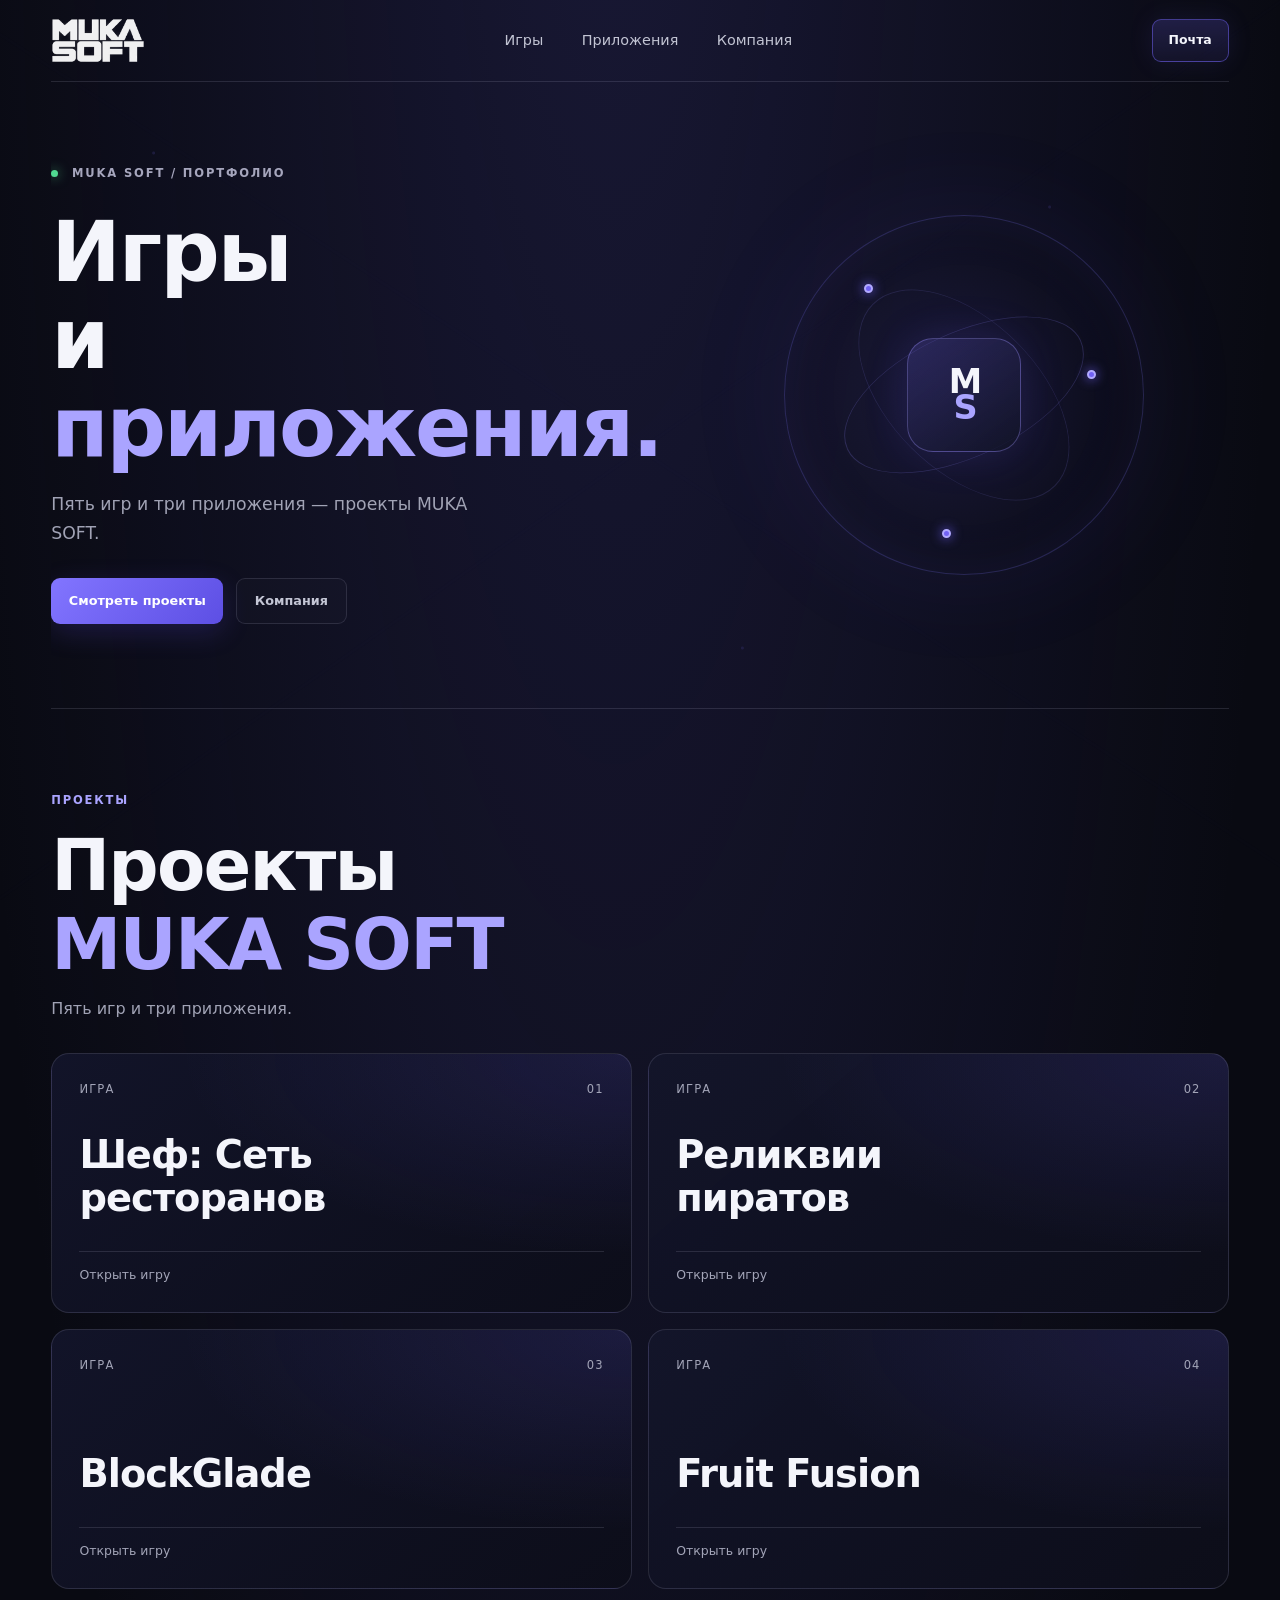
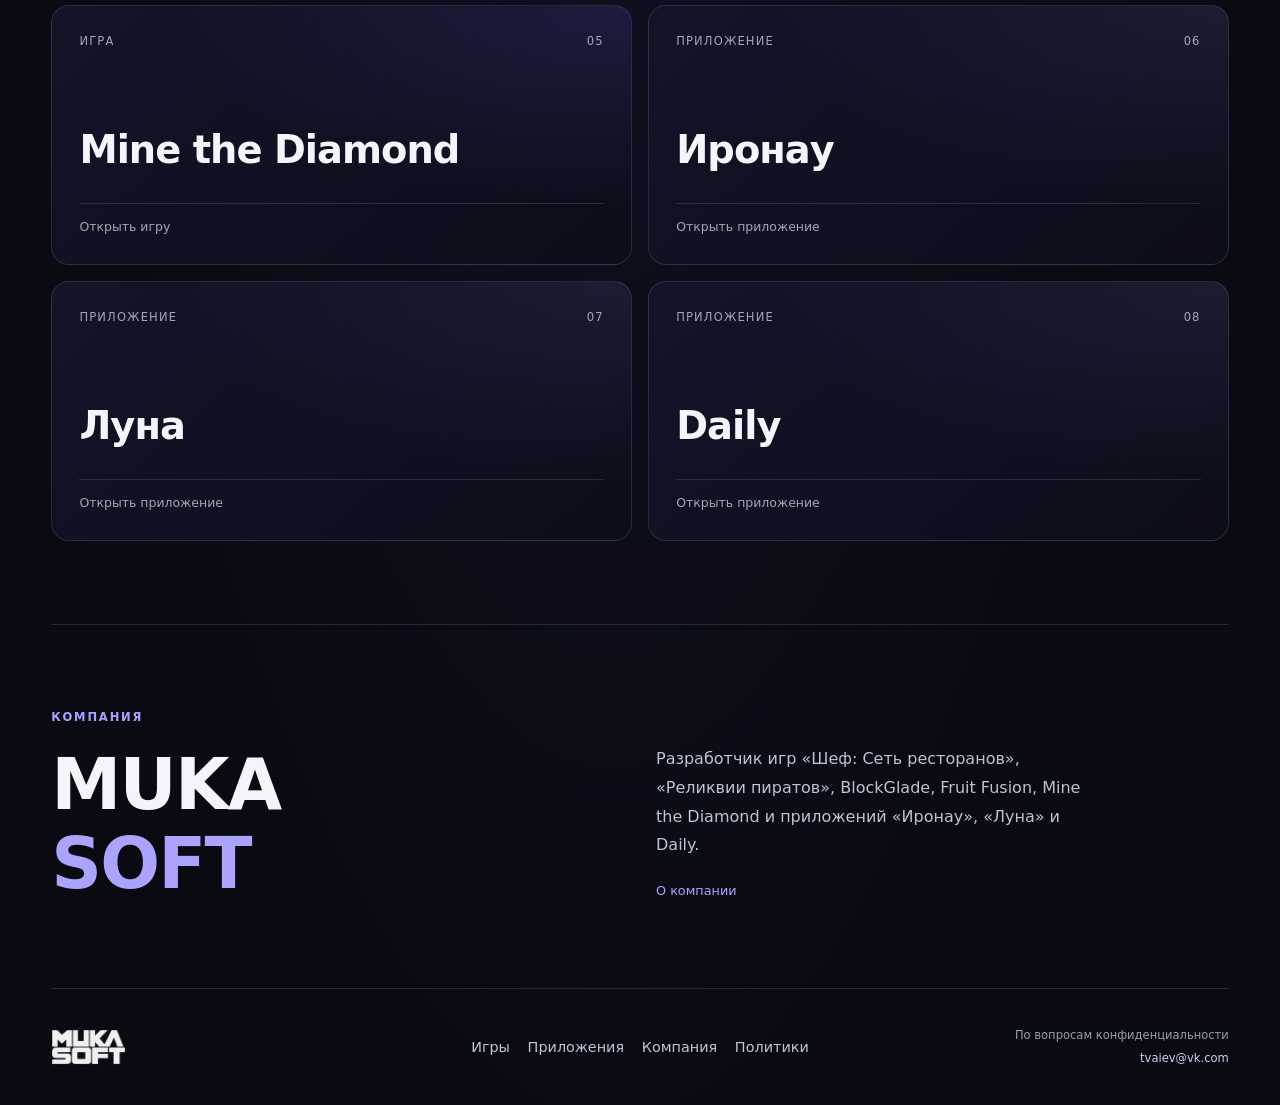
<file: index.html>
<!doctype html>
<html lang="ru"><head><meta charset="utf-8"><meta name="viewport" content="width=device-width, initial-scale=1"><meta name="theme-color" content="#090a12"><meta name="description" content="MUKA SOFT — игры «Шеф: Сеть ресторанов», «Реликвии пиратов», BlockGlade, Fruit Fusion и Mine the Diamond, приложения «Иронау», «Луна» и Daily."><link rel="canonical" href="https://mukamukas.github.io/"><link rel="icon" type="image/svg+xml" href="/assets/favicon.svg"><link rel="stylesheet" href="/assets/site.css"><title>Игры и приложения — MUKA SOFT</title></head><body><div class="background-net" aria-hidden="true"></div><div class="site-shell"><header class="site-header"><a class="brand" href="/" aria-label="MUKA SOFT — главная"><img src="/assets/muka-soft-logo.svg" alt="MUKA SOFT" width="872" height="420"></a><nav aria-label="Основная навигация"><a href="/games/">Игры</a><a href="/apps/">Приложения</a><a href="/company/">Компания</a></nav><a class="header-contact" href="mailto:tvaiev@vk.com">Почта</a></header><main><section class="hero"><div class="hero-copy"><p class="eyebrow"><span class="status-dot"></span> MUKA SOFT / ПОРТФОЛИО</p><h1>Игры<br>и <span>приложения.</span></h1><p class="hero-lead">Пять игр и три приложения — проекты MUKA SOFT.</p><div class="hero-actions"><a class="button button-primary" href="#projects">Смотреть проекты</a><a class="button button-quiet" href="/company/">Компания</a></div></div><div class="hero-orbit" aria-hidden="true"><div class="orbit orbit-a"></div><div class="orbit orbit-b"></div><span class="orbit-dot dot-a"></span><span class="orbit-dot dot-b"></span><span class="orbit-dot dot-c"></span><div class="orbit-core">M<br><b>S</b></div></div></section>
<section class="section projects" id="projects"><div class="section-label">ПРОЕКТЫ</div><div class="section-head"><div><h2>Проекты<br><span>MUKA SOFT</span></h2><p>Пять игр и три приложения.</p></div></div><div class="project-grid"><a class="project-card" href="/games/"><div class="project-card-top"><span>ИГРА</span><span>01</span></div><h3>Шеф: Сеть<br>ресторанов</h3><div class="project-card-bottom"><span>Открыть игру</span></div></a><a class="project-card" href="/games/"><div class="project-card-top"><span>ИГРА</span><span>02</span></div><h3>Реликвии<br>пиратов</h3><div class="project-card-bottom"><span>Открыть игру</span></div></a><a class="project-card" href="/games/"><div class="project-card-top"><span>ИГРА</span><span>03</span></div><h3>BlockGlade</h3><div class="project-card-bottom"><span>Открыть игру</span></div></a><a class="project-card" href="/games/"><div class="project-card-top"><span>ИГРА</span><span>04</span></div><h3>Fruit Fusion</h3><div class="project-card-bottom"><span>Открыть игру</span></div></a><a class="project-card" href="/games/"><div class="project-card-top"><span>ИГРА</span><span>05</span></div><h3>Mine the Diamond</h3><div class="project-card-bottom"><span>Открыть игру</span></div></a><a class="project-card project-card-alt" href="/apps/"><div class="project-card-top"><span>ПРИЛОЖЕНИЕ</span><span>06</span></div><h3>Иронау</h3><div class="project-card-bottom"><span>Открыть приложение</span></div></a><a class="project-card project-card-alt" href="/apps/"><div class="project-card-top"><span>ПРИЛОЖЕНИЕ</span><span>07</span></div><h3>Луна</h3><div class="project-card-bottom"><span>Открыть приложение</span></div></a><a class="project-card project-card-alt" href="/apps/"><div class="project-card-top"><span>ПРИЛОЖЕНИЕ</span><span>08</span></div><h3>Daily</h3><div class="project-card-bottom"><span>Открыть приложение</span></div></a></div></section>
<section class="section company-snapshot"><div class="section-label">КОМПАНИЯ</div><div class="company-row"><h2>MUKA<br><span>SOFT</span></h2><div class="company-summary"><p>Разработчик игр «Шеф: Сеть ресторанов», «Реликвии пиратов», BlockGlade, Fruit Fusion, Mine the Diamond и приложений «Иронау», «Луна» и Daily.</p><a class="text-link" href="/company/">О компании</a></div></div></section>
</main><footer class="site-footer"><a class="footer-brand" href="/"><img src="/assets/muka-soft-logo.svg" alt="MUKA SOFT" width="872" height="420"></a><div class="footer-nav"><a href="/games/">Игры</a><a href="/apps/">Приложения</a><a href="/company/">Компания</a><a href="/policies/">Политики</a></div><div class="footer-contact"><span>По вопросам конфиденциальности</span><a href="mailto:tvaiev@vk.com">tvaiev@vk.com</a></div></footer></div></body></html>
</file>
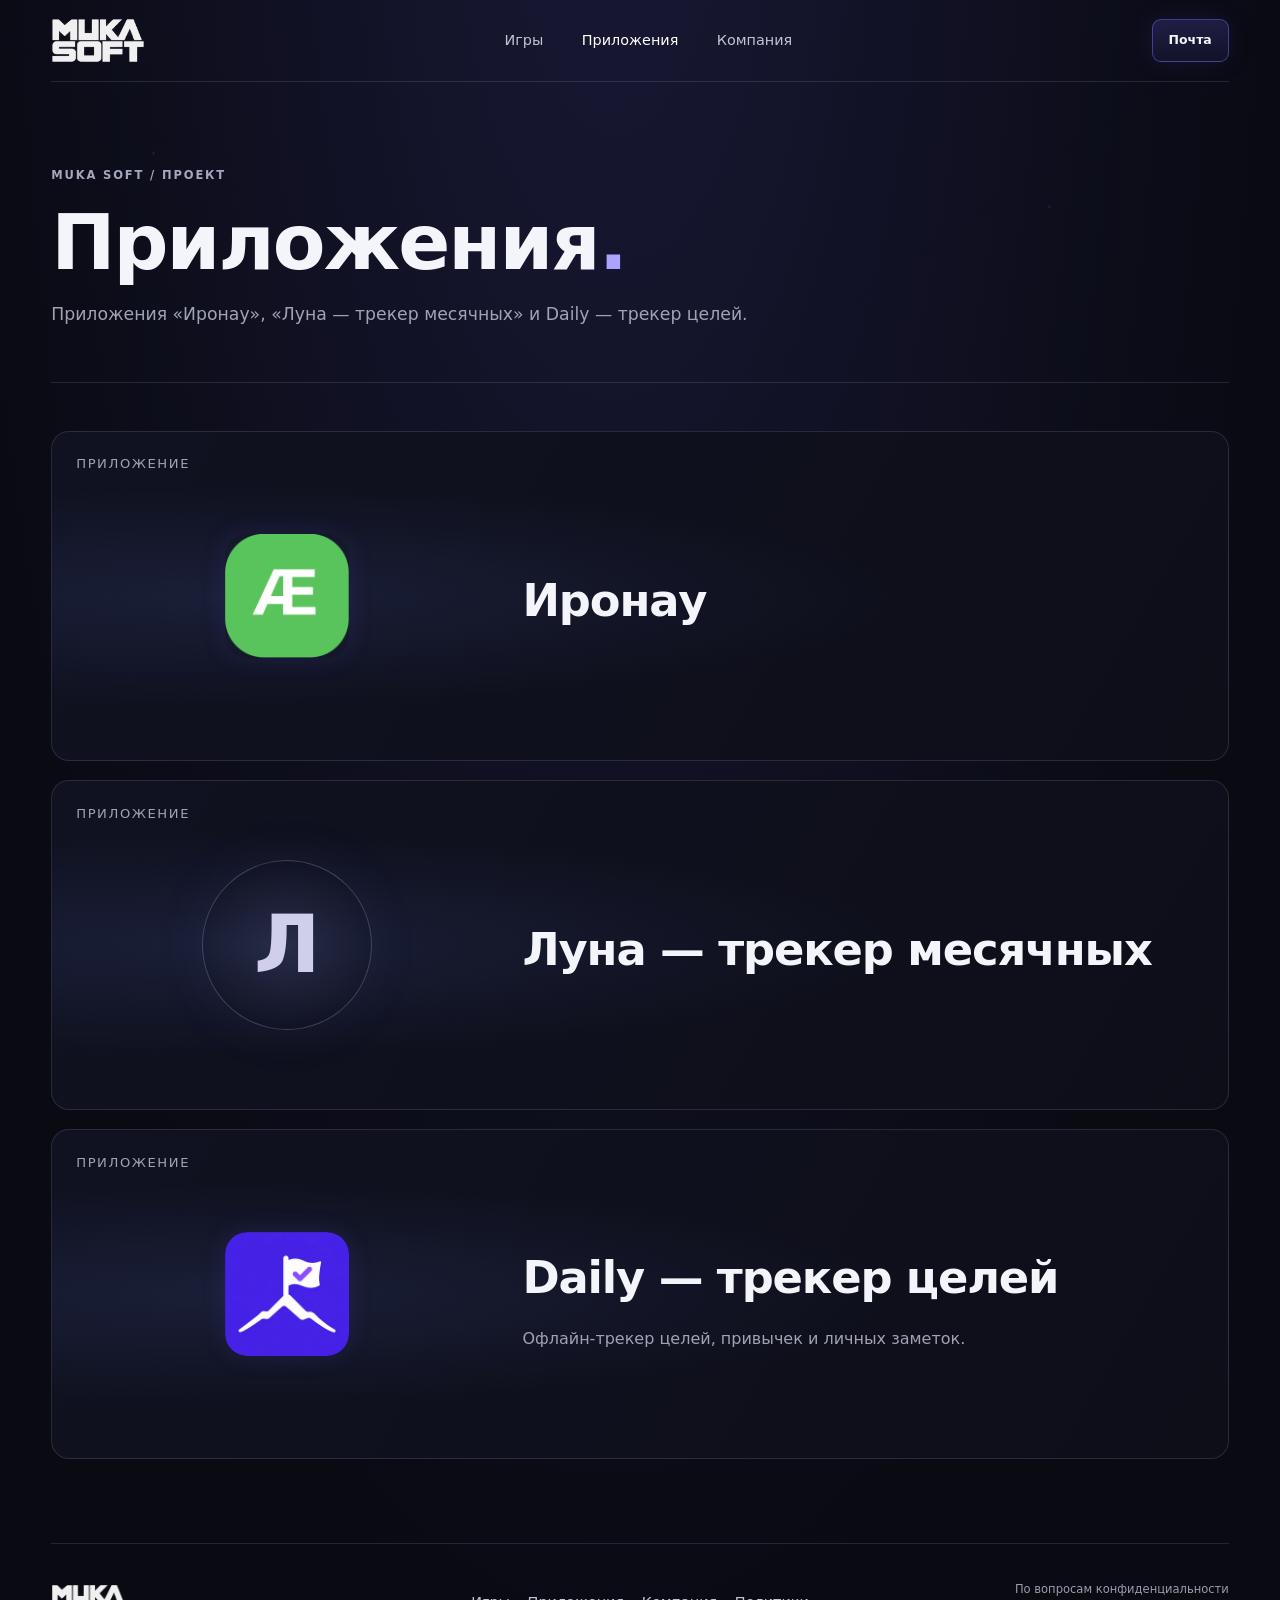
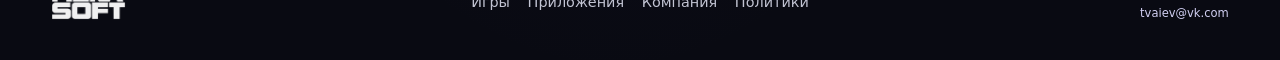
<file: apps/index.html>
<!doctype html><html lang="ru"><head><meta charset="utf-8"><meta name="viewport" content="width=device-width, initial-scale=1"><meta name="theme-color" content="#090a12"><meta name="description" content="Приложения «Иронау», «Луна — трекер месячных» и Daily — трекер целей от MUKA SOFT."><link rel="canonical" href="https://mukamukas.github.io/apps/"><link rel="icon" type="image/svg+xml" href="/assets/favicon.svg"><link rel="stylesheet" href="/assets/site.css?v=20261103-icons2"><title>Приложения — MUKA SOFT</title></head><body><div class="background-net" aria-hidden="true"></div><div class="site-shell"><header class="site-header"><a class="brand" href="/" aria-label="MUKA SOFT — главная"><img src="/assets/muka-soft-logo.svg" alt="MUKA SOFT" width="872" height="420"></a><nav aria-label="Основная навигация"><a href="/games/">Игры</a><a href="/apps/" aria-current="page">Приложения</a><a href="/company/">Компания</a></nav><a class="header-contact" href="mailto:tvaiev@vk.com">Почта</a></header><main><section class="page-hero"><p class="eyebrow">MUKA SOFT / ПРОЕКТ</p><h1>Приложения<span>.</span></h1><p class="page-lead">Приложения «Иронау», «Луна — трекер месячных» и Daily — трекер целей.</p></section><section class="section catalog-section"><article class="detail-card detail-card-alt"><div class="detail-index">ПРИЛОЖЕНИЕ</div><div class="detail-symbol game-icon" aria-hidden="true"><img src="/assets/project-icons/ironau.png" alt=""></div><div class="detail-content"><h2>Иронау</h2></div></article><article class="detail-card detail-card-alt"><div class="detail-index">ПРИЛОЖЕНИЕ</div><div class="detail-symbol ironau-symbol" aria-hidden="true">Л</div><div class="detail-content"><h2>Луна — трекер месячных</h2></div></article><article class="detail-card detail-card-alt"><div class="detail-index">ПРИЛОЖЕНИЕ</div><div class="detail-symbol game-icon" aria-hidden="true"><img src="/assets/project-icons/daily.png" alt=""></div><div class="detail-content"><h2>Daily — трекер целей</h2><p>Офлайн-трекер целей, привычек и личных заметок.</p></div></article></section></main><footer class="site-footer"><a class="footer-brand" href="/"><img src="/assets/muka-soft-logo.svg" alt="MUKA SOFT" width="872" height="420"></a><div class="footer-nav"><a href="/games/">Игры</a><a href="/apps/">Приложения</a><a href="/company/">Компания</a><a href="/policies/">Политики</a></div><div class="footer-contact"><span>По вопросам конфиденциальности</span><a href="mailto:tvaiev@vk.com">tvaiev@vk.com</a></div></footer></div></body></html>
</file>
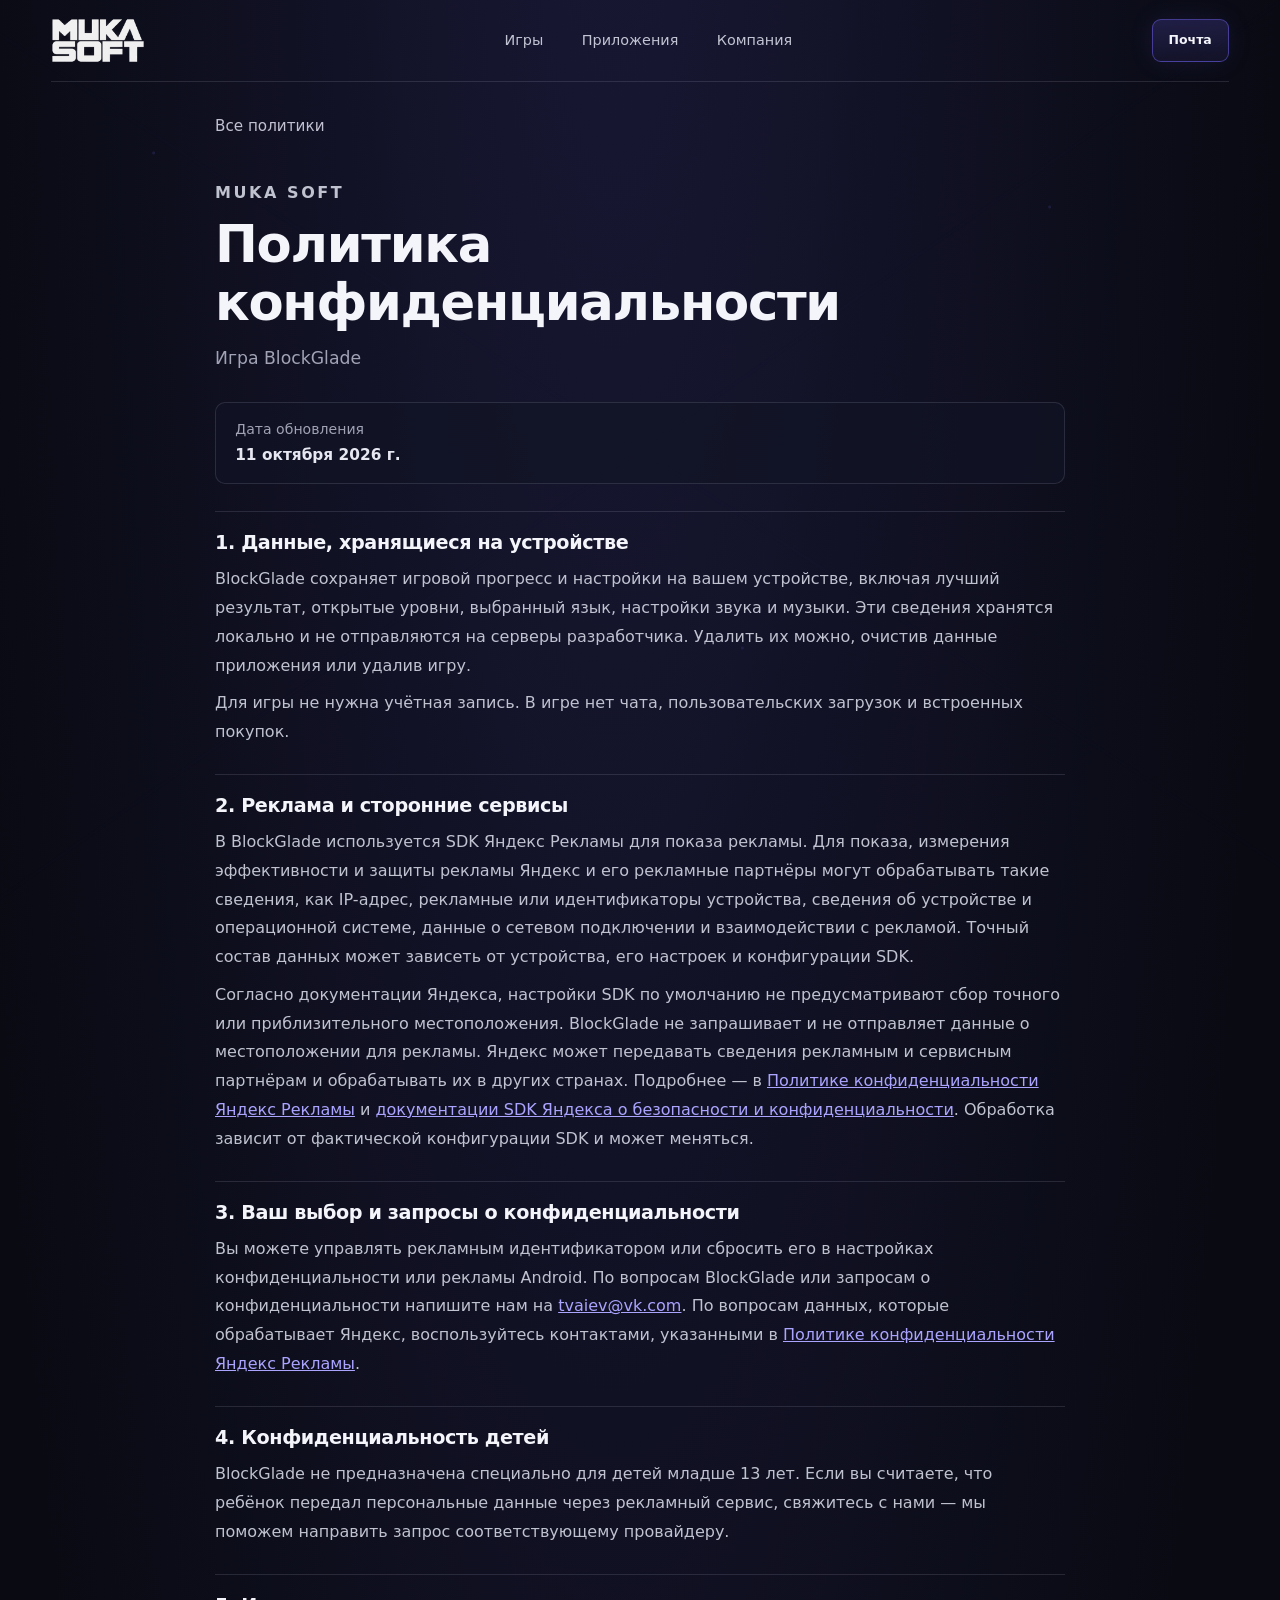
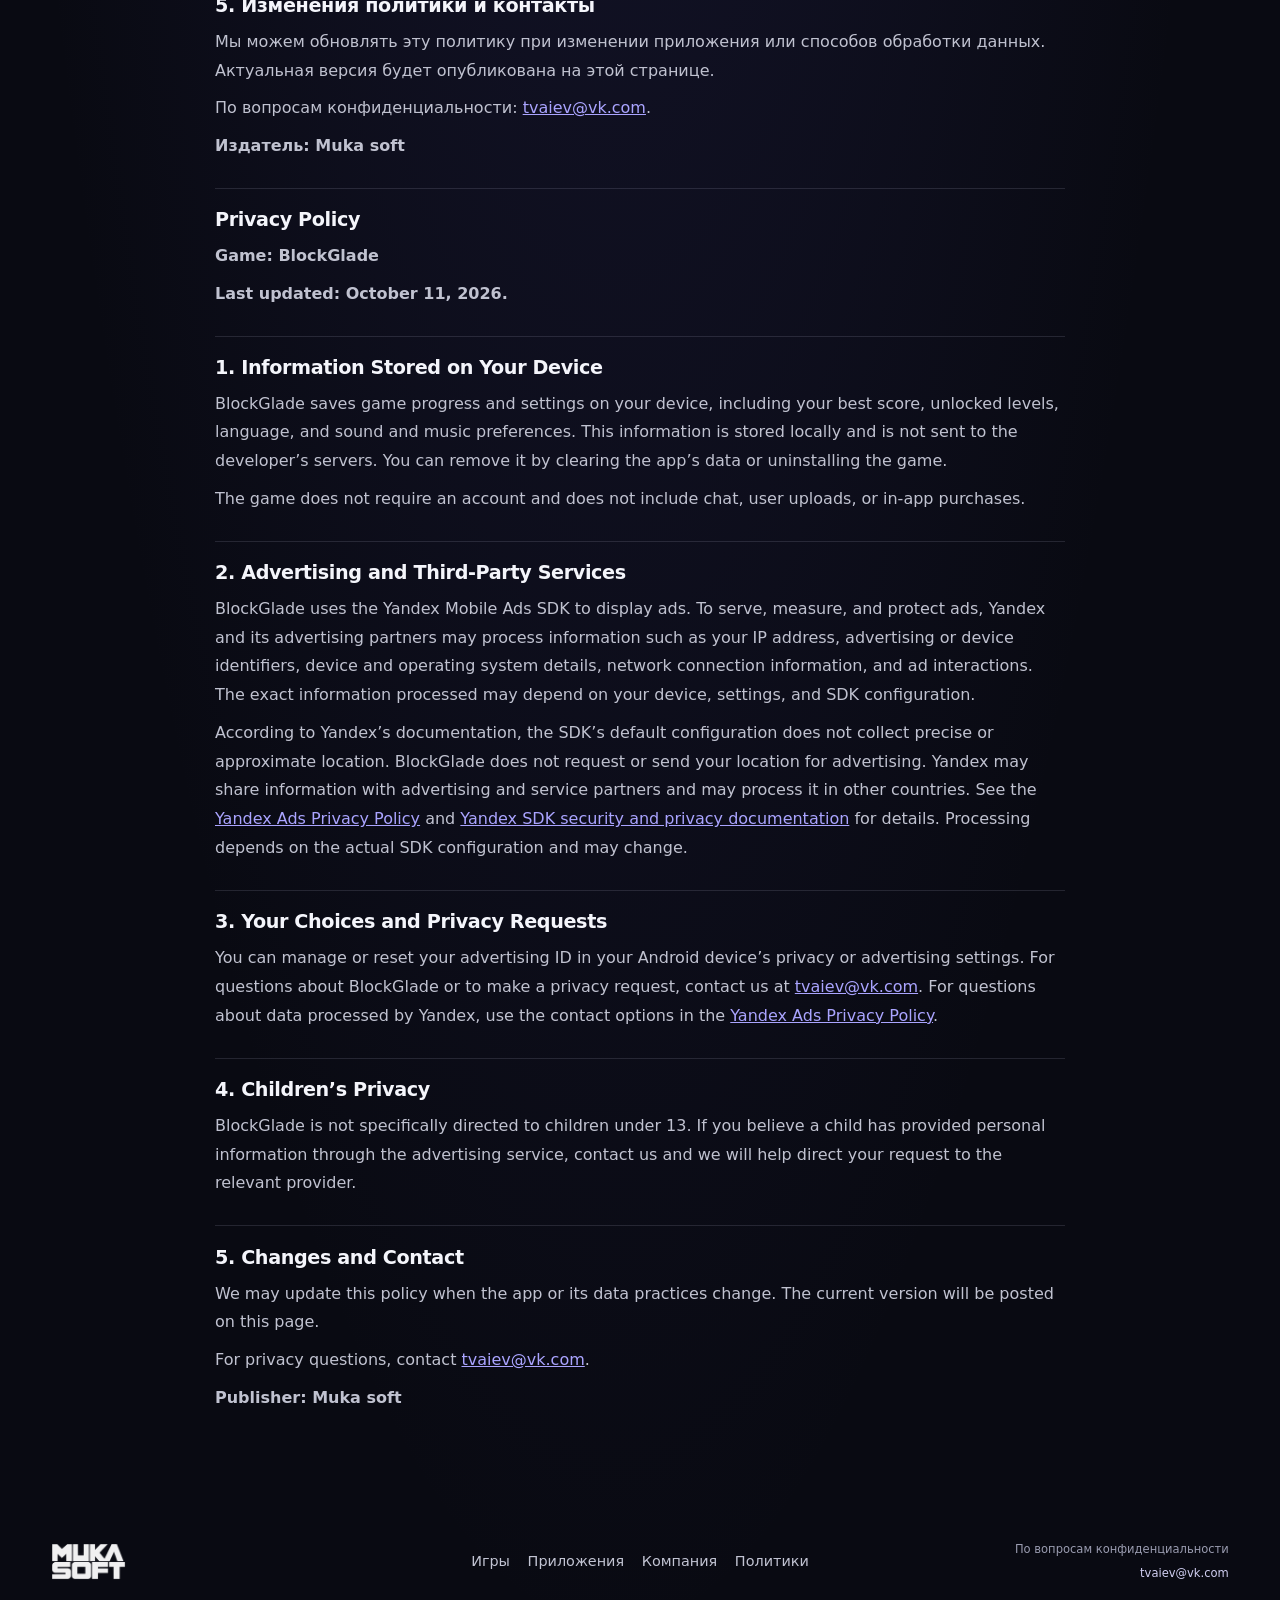
<file: blockglade/index.html>
<!doctype html>
<html lang="ru"><head><meta charset="utf-8"><meta name="viewport" content="width=device-width, initial-scale=1"><meta name="theme-color" content="#090a12"><meta name="description" content="Политика конфиденциальности игры BlockGlade от MUKA SOFT."><link rel="canonical" href="https://mukamukas.github.io/blockglade/"><link rel="icon" type="image/svg+xml" href="/assets/favicon.svg"><link rel="stylesheet" href="/assets/site.css"><title>Политика конфиденциальности — BlockGlade | MUKA SOFT</title></head><body><div class="background-net" aria-hidden="true"></div><div class="site-shell"><header class="site-header"><a class="brand" href="/" aria-label="MUKA SOFT — главная"><img src="/assets/muka-soft-logo.svg" alt="MUKA SOFT" width="872" height="420"></a><nav aria-label="Основная навигация"><a href="/games/">Игры</a><a href="/apps/">Приложения</a><a href="/company/">Компания</a></nav><a class="header-contact" href="mailto:tvaiev@vk.com">Почта</a></header>
<main class="container policy"><a class="back" href="/policies/">Все политики</a><p class="eyebrow">MUKA SOFT</p><h1>Политика конфиденциальности</h1><p class="lead">Игра BlockGlade</p><dl class="meta"><div><dt>Дата обновления</dt><dd>11 октября 2026 г.</dd></div></dl>
<section><h2>1. Данные, хранящиеся на устройстве</h2><p>BlockGlade сохраняет игровой прогресс и настройки на вашем устройстве, включая лучший результат, открытые уровни, выбранный язык, настройки звука и музыки. Эти сведения хранятся локально и не отправляются на серверы разработчика. Удалить их можно, очистив данные приложения или удалив игру.</p><p>Для игры не нужна учётная запись. В игре нет чата, пользовательских загрузок и встроенных покупок.</p></section>
<section><h2>2. Реклама и сторонние сервисы</h2><p>В BlockGlade используется SDK Яндекс Рекламы для показа рекламы. Для показа, измерения эффективности и защиты рекламы Яндекс и его рекламные партнёры могут обрабатывать такие сведения, как IP-адрес, рекламные или идентификаторы устройства, сведения об устройстве и операционной системе, данные о сетевом подключении и взаимодействии с рекламой. Точный состав данных может зависеть от устройства, его настроек и конфигурации SDK.</p><p>Согласно документации Яндекса, настройки SDK по умолчанию не предусматривают сбор точного или приблизительного местоположения. BlockGlade не запрашивает и не отправляет данные о местоположении для рекламы. Яндекс может передавать сведения рекламным и сервисным партнёрам и обрабатывать их в других странах. Подробнее — в <a href="https://yandex.com/legal/international_ads_privacy_policy/en/">Политике конфиденциальности Яндекс Рекламы</a> и <a href="https://ads.yandex.com/helpcenter/en/easy/integration/android/advanced-settings/security-privacy">документации SDK Яндекса о безопасности и конфиденциальности</a>. Обработка зависит от фактической конфигурации SDK и может меняться.</p></section>
<section><h2>3. Ваш выбор и запросы о конфиденциальности</h2><p>Вы можете управлять рекламным идентификатором или сбросить его в настройках конфиденциальности или рекламы Android. По вопросам BlockGlade или запросам о конфиденциальности напишите нам на <a href="mailto:tvaiev@vk.com">tvaiev@vk.com</a>. По вопросам данных, которые обрабатывает Яндекс, воспользуйтесь контактами, указанными в <a href="https://yandex.com/legal/international_ads_privacy_policy/en/">Политике конфиденциальности Яндекс Рекламы</a>.</p></section>
<section><h2>4. Конфиденциальность детей</h2><p>BlockGlade не предназначена специально для детей младше 13 лет. Если вы считаете, что ребёнок передал персональные данные через рекламный сервис, свяжитесь с нами — мы поможем направить запрос соответствующему провайдеру.</p></section>
<section><h2>5. Изменения политики и контакты</h2><p>Мы можем обновлять эту политику при изменении приложения или способов обработки данных. Актуальная версия будет опубликована на этой странице.</p><p>По вопросам конфиденциальности: <a href="mailto:tvaiev@vk.com">tvaiev@vk.com</a>.</p><p><strong>Издатель: Muka soft</strong></p></section>
<section lang="en"><h2>Privacy Policy</h2><p><strong>Game: BlockGlade</strong></p><p><strong>Last updated: October 11, 2026.</strong></p></section>
<section lang="en"><h2>1. Information Stored on Your Device</h2><p>BlockGlade saves game progress and settings on your device, including your best score, unlocked levels, language, and sound and music preferences. This information is stored locally and is not sent to the developer’s servers. You can remove it by clearing the app’s data or uninstalling the game.</p><p>The game does not require an account and does not include chat, user uploads, or in-app purchases.</p></section>
<section lang="en"><h2>2. Advertising and Third-Party Services</h2><p>BlockGlade uses the Yandex Mobile Ads SDK to display ads. To serve, measure, and protect ads, Yandex and its advertising partners may process information such as your IP address, advertising or device identifiers, device and operating system details, network connection information, and ad interactions. The exact information processed may depend on your device, settings, and SDK configuration.</p><p>According to Yandex’s documentation, the SDK’s default configuration does not collect precise or approximate location. BlockGlade does not request or send your location for advertising. Yandex may share information with advertising and service partners and may process it in other countries. See the <a href="https://yandex.com/legal/international_ads_privacy_policy/en/">Yandex Ads Privacy Policy</a> and <a href="https://ads.yandex.com/helpcenter/en/easy/integration/android/advanced-settings/security-privacy">Yandex SDK security and privacy documentation</a> for details. Processing depends on the actual SDK configuration and may change.</p></section>
<section lang="en"><h2>3. Your Choices and Privacy Requests</h2><p>You can manage or reset your advertising ID in your Android device’s privacy or advertising settings. For questions about BlockGlade or to make a privacy request, contact us at <a href="mailto:tvaiev@vk.com">tvaiev@vk.com</a>. For questions about data processed by Yandex, use the contact options in the <a href="https://yandex.com/legal/international_ads_privacy_policy/en/">Yandex Ads Privacy Policy</a>.</p></section>
<section lang="en"><h2>4. Children’s Privacy</h2><p>BlockGlade is not specifically directed to children under 13. If you believe a child has provided personal information through the advertising service, contact us and we will help direct your request to the relevant provider.</p></section>
<section lang="en"><h2>5. Changes and Contact</h2><p>We may update this policy when the app or its data practices change. The current version will be posted on this page.</p><p>For privacy questions, contact <a href="mailto:tvaiev@vk.com">tvaiev@vk.com</a>.</p><p><strong>Publisher: Muka soft</strong></p></section></main><footer class="site-footer"><a class="footer-brand" href="/"><img src="/assets/muka-soft-logo.svg" alt="MUKA SOFT" width="872" height="420"></a><div class="footer-nav"><a href="/games/">Игры</a><a href="/apps/">Приложения</a><a href="/company/">Компания</a><a href="/policies/">Политики</a></div><div class="footer-contact"><span>По вопросам конфиденциальности</span><a href="mailto:tvaiev@vk.com">tvaiev@vk.com</a></div></footer></div></body></html>
</file>
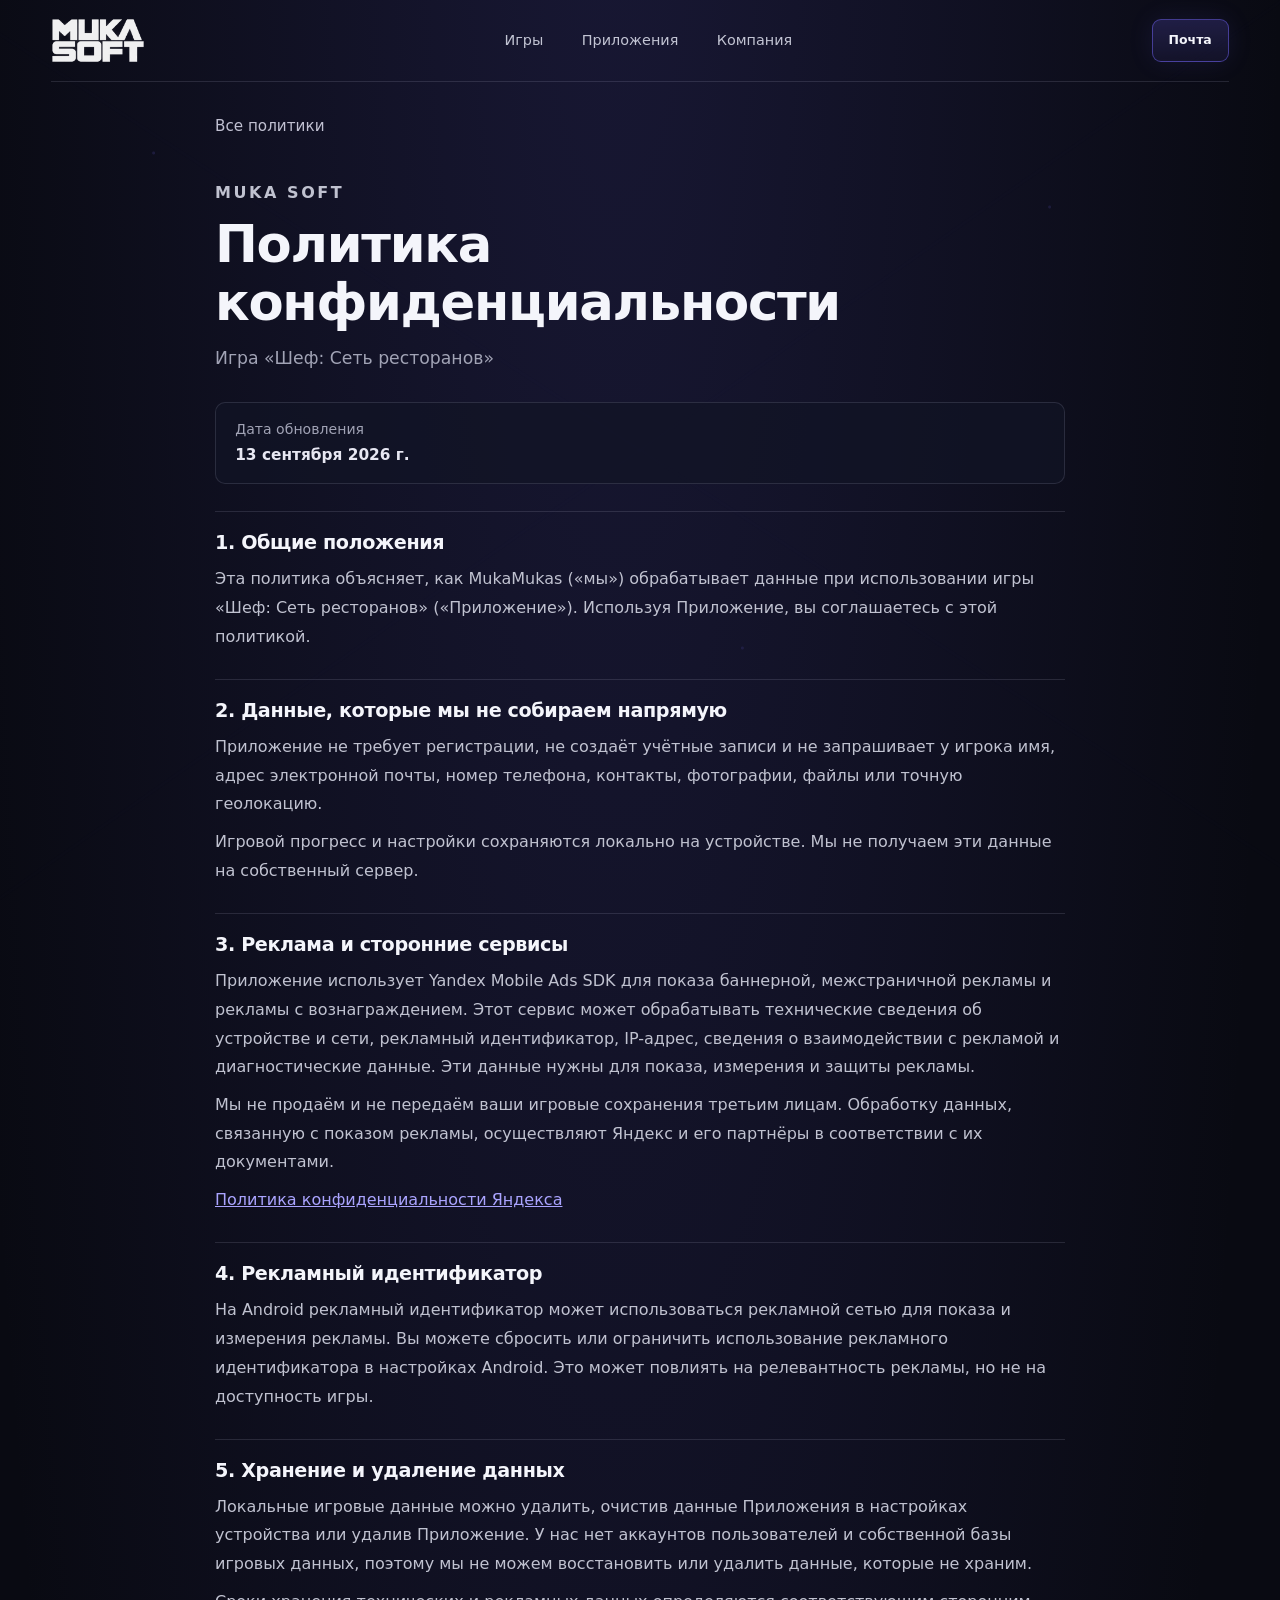
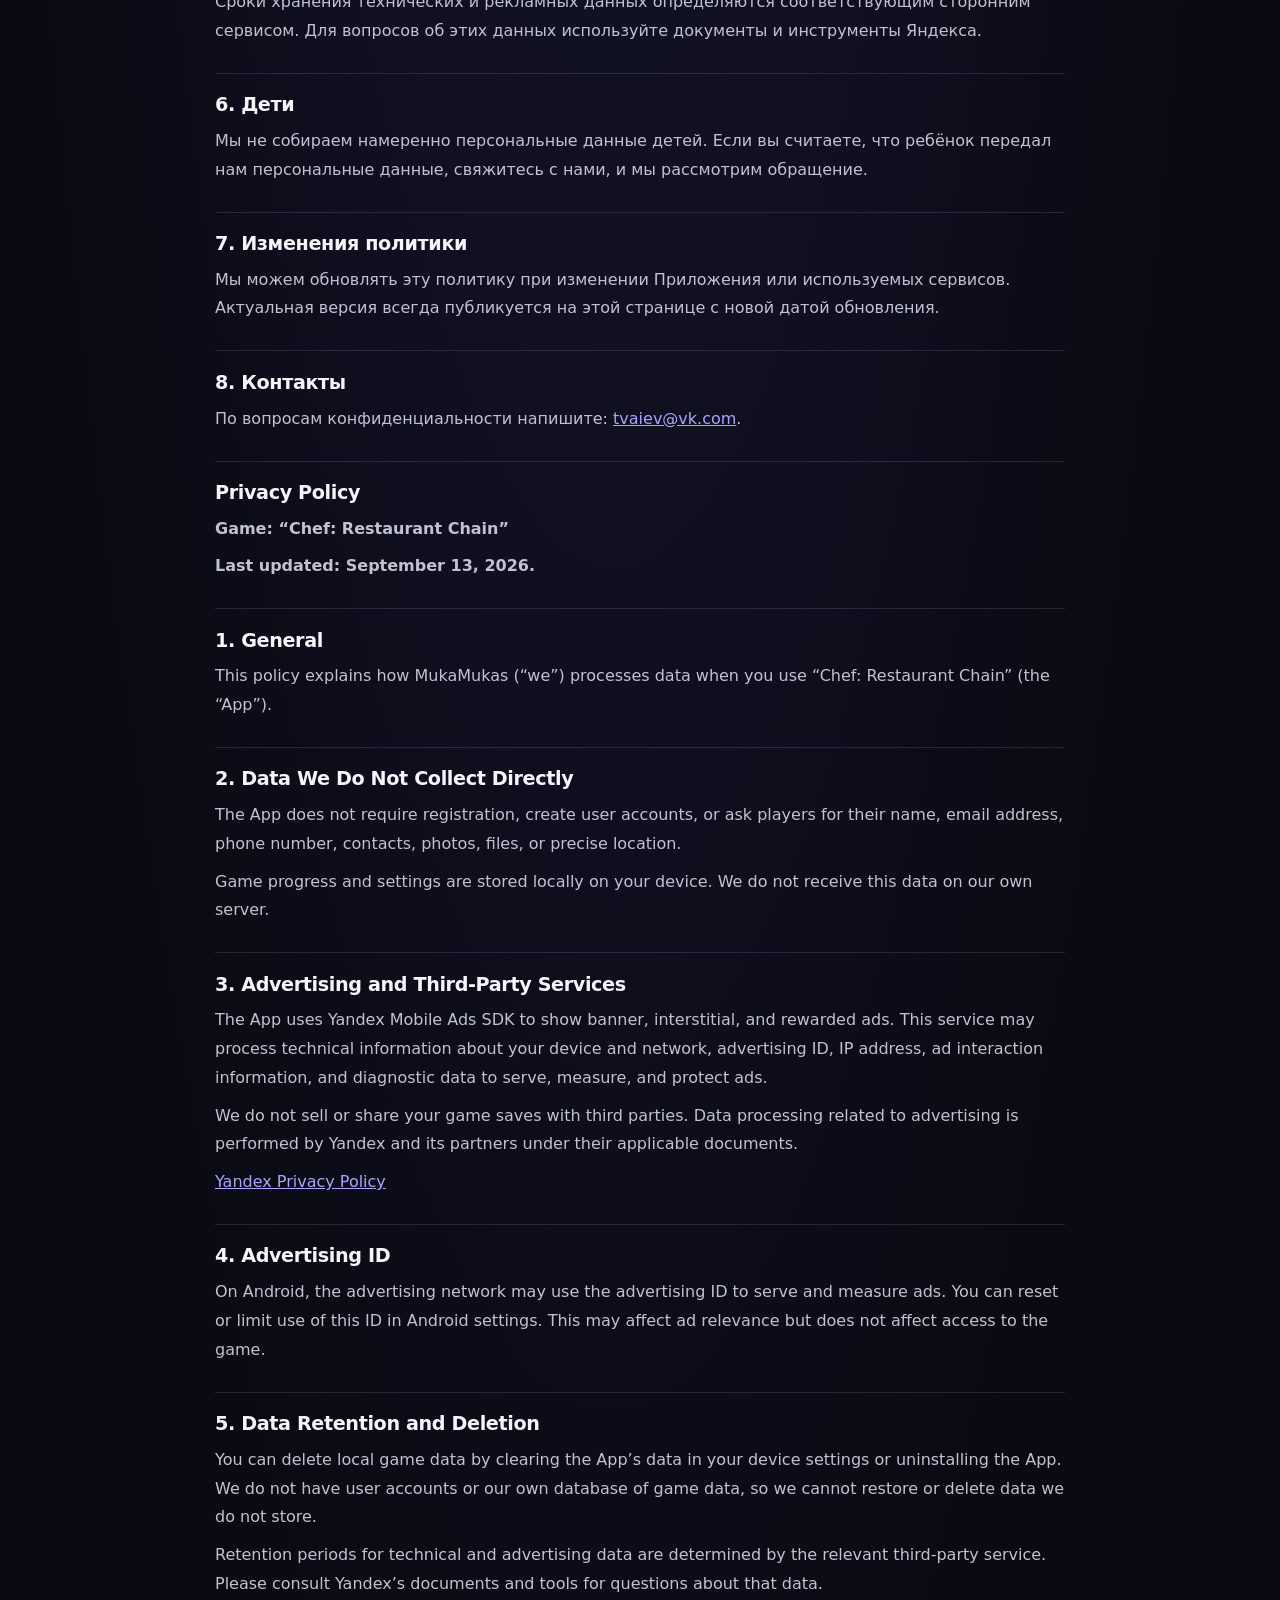
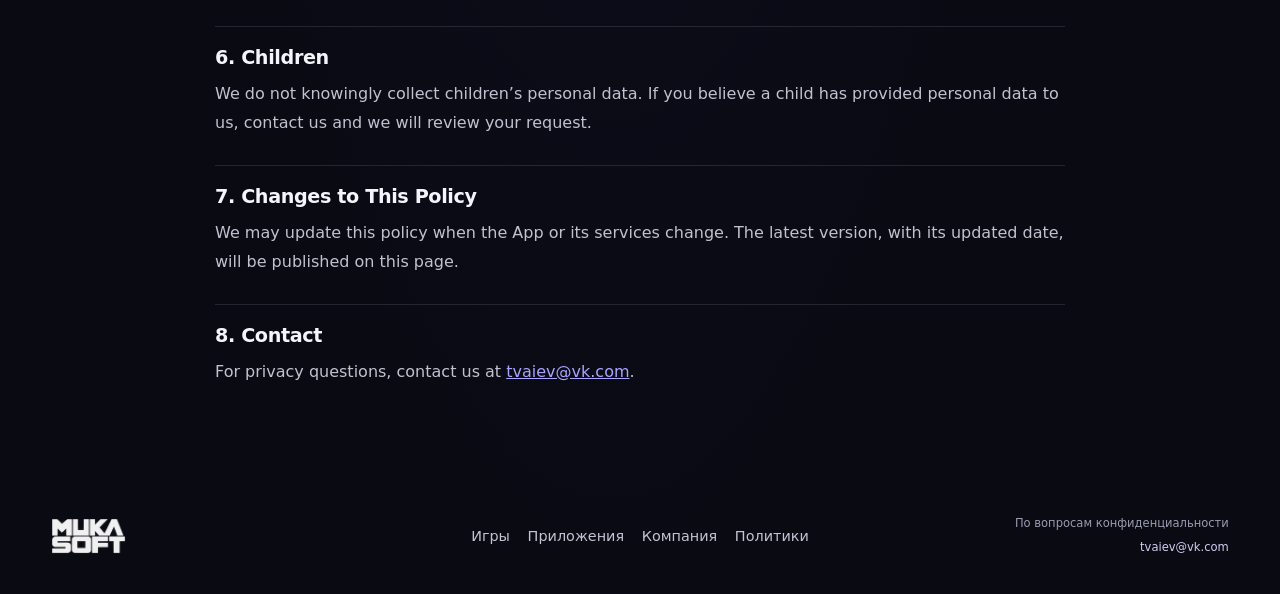
<file: chef-restaurant-chain/index.html>
<!doctype html><html lang="ru"><head><meta charset="utf-8"><meta name="viewport" content="width=device-width, initial-scale=1"><meta name="theme-color" content="#090a12"><meta name="description" content="Политика конфиденциальности игры Шеф: Сеть ресторанов."><link rel="canonical" href="https://mukamukas.github.io/chef-restaurant-chain/"><link rel="icon" type="image/svg+xml" href="/assets/favicon.svg"><link rel="stylesheet" href="/assets/site.css"><title>Политика конфиденциальности — Шеф: Сеть ресторанов | MUKA SOFT</title></head><body><div class="background-net" aria-hidden="true"></div><div class="site-shell"><header class="site-header"><a class="brand" href="/" aria-label="MUKA SOFT — главная"><img src="/assets/muka-soft-logo.svg" alt="MUKA SOFT" width="872" height="420"></a><nav aria-label="Основная навигация"><a href="/games/">Игры</a><a href="/apps/">Приложения</a><a href="/company/">Компания</a></nav><a class="header-contact" href="mailto:tvaiev@vk.com">Почта</a></header>
<main class="container policy"><a class="back" href="/policies/">Все политики</a><p class="eyebrow">MUKA SOFT</p><h1>Политика конфиденциальности</h1><p class="lead">Игра «Шеф: Сеть ресторанов»</p><dl class="meta"><div><dt>Дата обновления</dt><dd>13 сентября 2026 г.</dd></div></dl>
<section><h2>1. Общие положения</h2><p>Эта политика объясняет, как MukaMukas («мы») обрабатывает данные при использовании игры «Шеф: Сеть ресторанов» («Приложение»). Используя Приложение, вы соглашаетесь с этой политикой.</p></section>
<section><h2>2. Данные, которые мы не собираем напрямую</h2><p>Приложение не требует регистрации, не создаёт учётные записи и не запрашивает у игрока имя, адрес электронной почты, номер телефона, контакты, фотографии, файлы или точную геолокацию.</p><p>Игровой прогресс и настройки сохраняются локально на устройстве. Мы не получаем эти данные на собственный сервер.</p></section>
<section><h2>3. Реклама и сторонние сервисы</h2><p>Приложение использует Yandex Mobile Ads SDK для показа баннерной, межстраничной рекламы и рекламы с вознаграждением. Этот сервис может обрабатывать технические сведения об устройстве и сети, рекламный идентификатор, IP-адрес, сведения о взаимодействии с рекламой и диагностические данные. Эти данные нужны для показа, измерения и защиты рекламы.</p><p>Мы не продаём и не передаём ваши игровые сохранения третьим лицам. Обработку данных, связанную с показом рекламы, осуществляют Яндекс и его партнёры в соответствии с их документами.</p><p><a href="https://yandex.com/legal/confidential/" rel="noopener noreferrer">Политика конфиденциальности Яндекса</a></p></section>
<section><h2>4. Рекламный идентификатор</h2><p>На Android рекламный идентификатор может использоваться рекламной сетью для показа и измерения рекламы. Вы можете сбросить или ограничить использование рекламного идентификатора в настройках Android. Это может повлиять на релевантность рекламы, но не на доступность игры.</p></section>
<section><h2>5. Хранение и удаление данных</h2><p>Локальные игровые данные можно удалить, очистив данные Приложения в настройках устройства или удалив Приложение. У нас нет аккаунтов пользователей и собственной базы игровых данных, поэтому мы не можем восстановить или удалить данные, которые не храним.</p><p>Сроки хранения технических и рекламных данных определяются соответствующим сторонним сервисом. Для вопросов об этих данных используйте документы и инструменты Яндекса.</p></section>
<section><h2>6. Дети</h2><p>Мы не собираем намеренно персональные данные детей. Если вы считаете, что ребёнок передал нам персональные данные, свяжитесь с нами, и мы рассмотрим обращение.</p></section><section><h2>7. Изменения политики</h2><p>Мы можем обновлять эту политику при изменении Приложения или используемых сервисов. Актуальная версия всегда публикуется на этой странице с новой датой обновления.</p></section><section><h2>8. Контакты</h2><p>По вопросам конфиденциальности напишите: <a href="mailto:tvaiev@vk.com">tvaiev@vk.com</a>.</p></section><section lang="en"><h2>Privacy Policy</h2><p><strong>Game: “Chef: Restaurant Chain”</strong></p><p><strong>Last updated: September 13, 2026.</strong></p></section>
<section lang="en"><h2>1. General</h2><p>This policy explains how MukaMukas (“we”) processes data when you use “Chef: Restaurant Chain” (the “App”).</p></section>
<section lang="en"><h2>2. Data We Do Not Collect Directly</h2><p>The App does not require registration, create user accounts, or ask players for their name, email address, phone number, contacts, photos, files, or precise location.</p><p>Game progress and settings are stored locally on your device. We do not receive this data on our own server.</p></section>
<section lang="en"><h2>3. Advertising and Third-Party Services</h2><p>The App uses Yandex Mobile Ads SDK to show banner, interstitial, and rewarded ads. This service may process technical information about your device and network, advertising ID, IP address, ad interaction information, and diagnostic data to serve, measure, and protect ads.</p><p>We do not sell or share your game saves with third parties. Data processing related to advertising is performed by Yandex and its partners under their applicable documents.</p><p><a href="https://yandex.com/legal/confidential/" rel="noopener noreferrer">Yandex Privacy Policy</a></p></section>
<section lang="en"><h2>4. Advertising ID</h2><p>On Android, the advertising network may use the advertising ID to serve and measure ads. You can reset or limit use of this ID in Android settings. This may affect ad relevance but does not affect access to the game.</p></section>
<section lang="en"><h2>5. Data Retention and Deletion</h2><p>You can delete local game data by clearing the App’s data in your device settings or uninstalling the App. We do not have user accounts or our own database of game data, so we cannot restore or delete data we do not store.</p><p>Retention periods for technical and advertising data are determined by the relevant third-party service. Please consult Yandex’s documents and tools for questions about that data.</p></section>
<section lang="en"><h2>6. Children</h2><p>We do not knowingly collect children’s personal data. If you believe a child has provided personal data to us, contact us and we will review your request.</p></section>
<section lang="en"><h2>7. Changes to This Policy</h2><p>We may update this policy when the App or its services change. The latest version, with its updated date, will be published on this page.</p></section>
<section lang="en"><h2>8. Contact</h2><p>For privacy questions, contact us at <a href="mailto:tvaiev@vk.com">tvaiev@vk.com</a>.</p></section></main><footer class="site-footer"><a class="footer-brand" href="/"><img src="/assets/muka-soft-logo.svg" alt="MUKA SOFT" width="872" height="420"></a><div class="footer-nav"><a href="/games/">Игры</a><a href="/apps/">Приложения</a><a href="/company/">Компания</a><a href="/policies/">Политики</a></div><div class="footer-contact"><span>По вопросам конфиденциальности</span><a href="mailto:tvaiev@vk.com">tvaiev@vk.com</a></div></footer></div></body></html>
</file>
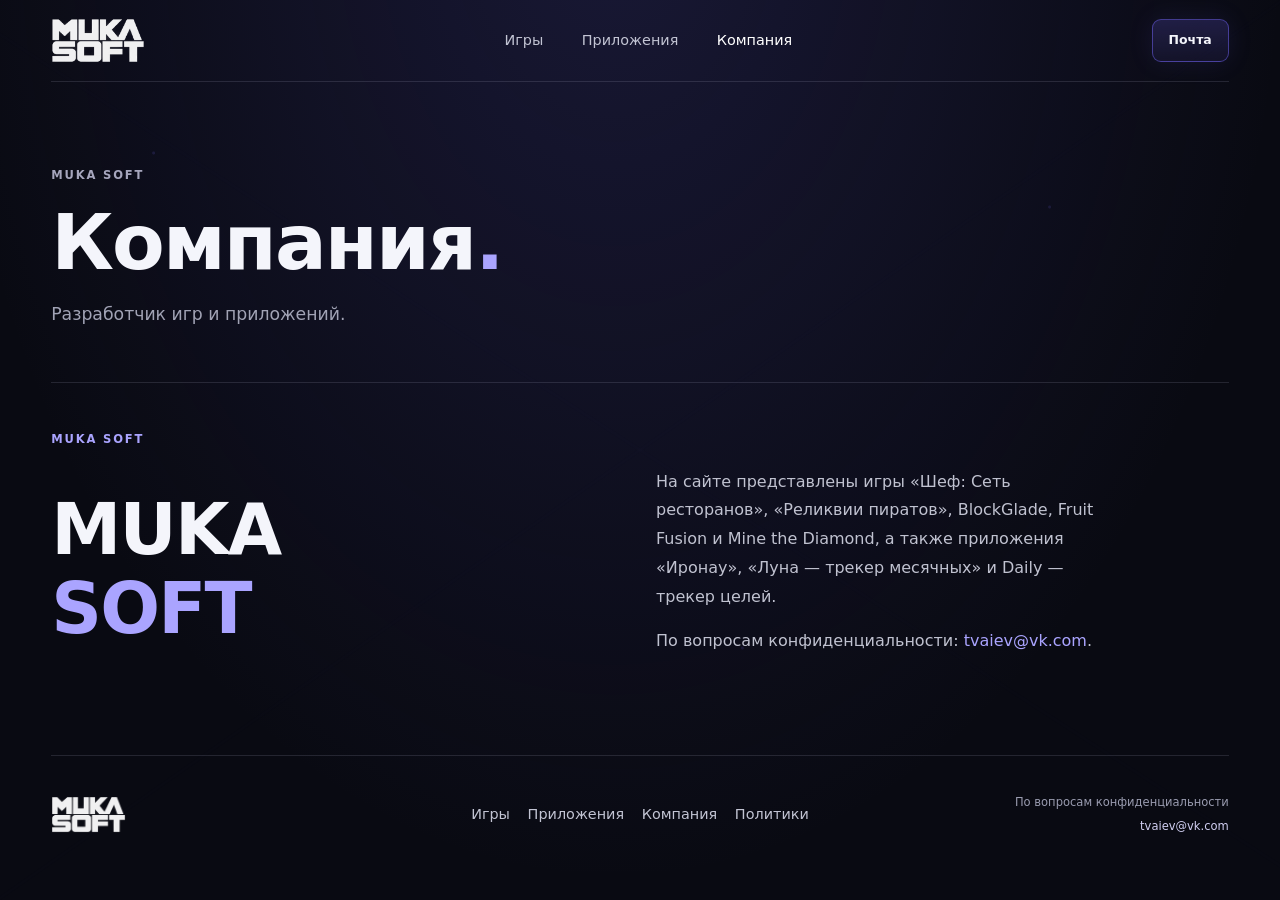
<file: company/index.html>
<!doctype html><html lang="ru"><head><meta charset="utf-8"><meta name="viewport" content="width=device-width, initial-scale=1"><meta name="theme-color" content="#090a12"><meta name="description" content="Информация о разработчике MUKA SOFT и контакт."><link rel="canonical" href="https://mukamukas.github.io/company/"><link rel="icon" type="image/svg+xml" href="/assets/favicon.svg"><link rel="stylesheet" href="/assets/site.css"><title>Компания — MUKA SOFT</title></head><body><div class="background-net" aria-hidden="true"></div><div class="site-shell"><header class="site-header"><a class="brand" href="/" aria-label="MUKA SOFT — главная"><img src="/assets/muka-soft-logo.svg" alt="MUKA SOFT" width="872" height="420"></a><nav aria-label="Основная навигация"><a href="/games/">Игры</a><a href="/apps/">Приложения</a><a href="/company/" aria-current="page">Компания</a></nav><a class="header-contact" href="mailto:tvaiev@vk.com">Почта</a></header><main><section class="page-hero"><p class="eyebrow">MUKA SOFT</p><h1>Компания<span>.</span></h1><p class="page-lead">Разработчик игр и приложений.</p></section><section class="section company-detail"><div class="section-label">MUKA SOFT</div><div class="company-row"><h2>MUKA<br><span>SOFT</span></h2><div class="company-summary"><p>На сайте представлены игры «Шеф: Сеть ресторанов», «Реликвии пиратов», BlockGlade, Fruit Fusion и Mine the Diamond, а также приложения «Иронау», «Луна — трекер месячных» и Daily — трекер целей.</p><p>По вопросам конфиденциальности: <a href="mailto:tvaiev@vk.com">tvaiev@vk.com</a>.</p></div></div></section></main><footer class="site-footer"><a class="footer-brand" href="/"><img src="/assets/muka-soft-logo.svg" alt="MUKA SOFT" width="872" height="420"></a><div class="footer-nav"><a href="/games/">Игры</a><a href="/apps/">Приложения</a><a href="/company/">Компания</a><a href="/policies/">Политики</a></div><div class="footer-contact"><span>По вопросам конфиденциальности</span><a href="mailto:tvaiev@vk.com">tvaiev@vk.com</a></div></footer></div></body></html>
</file>
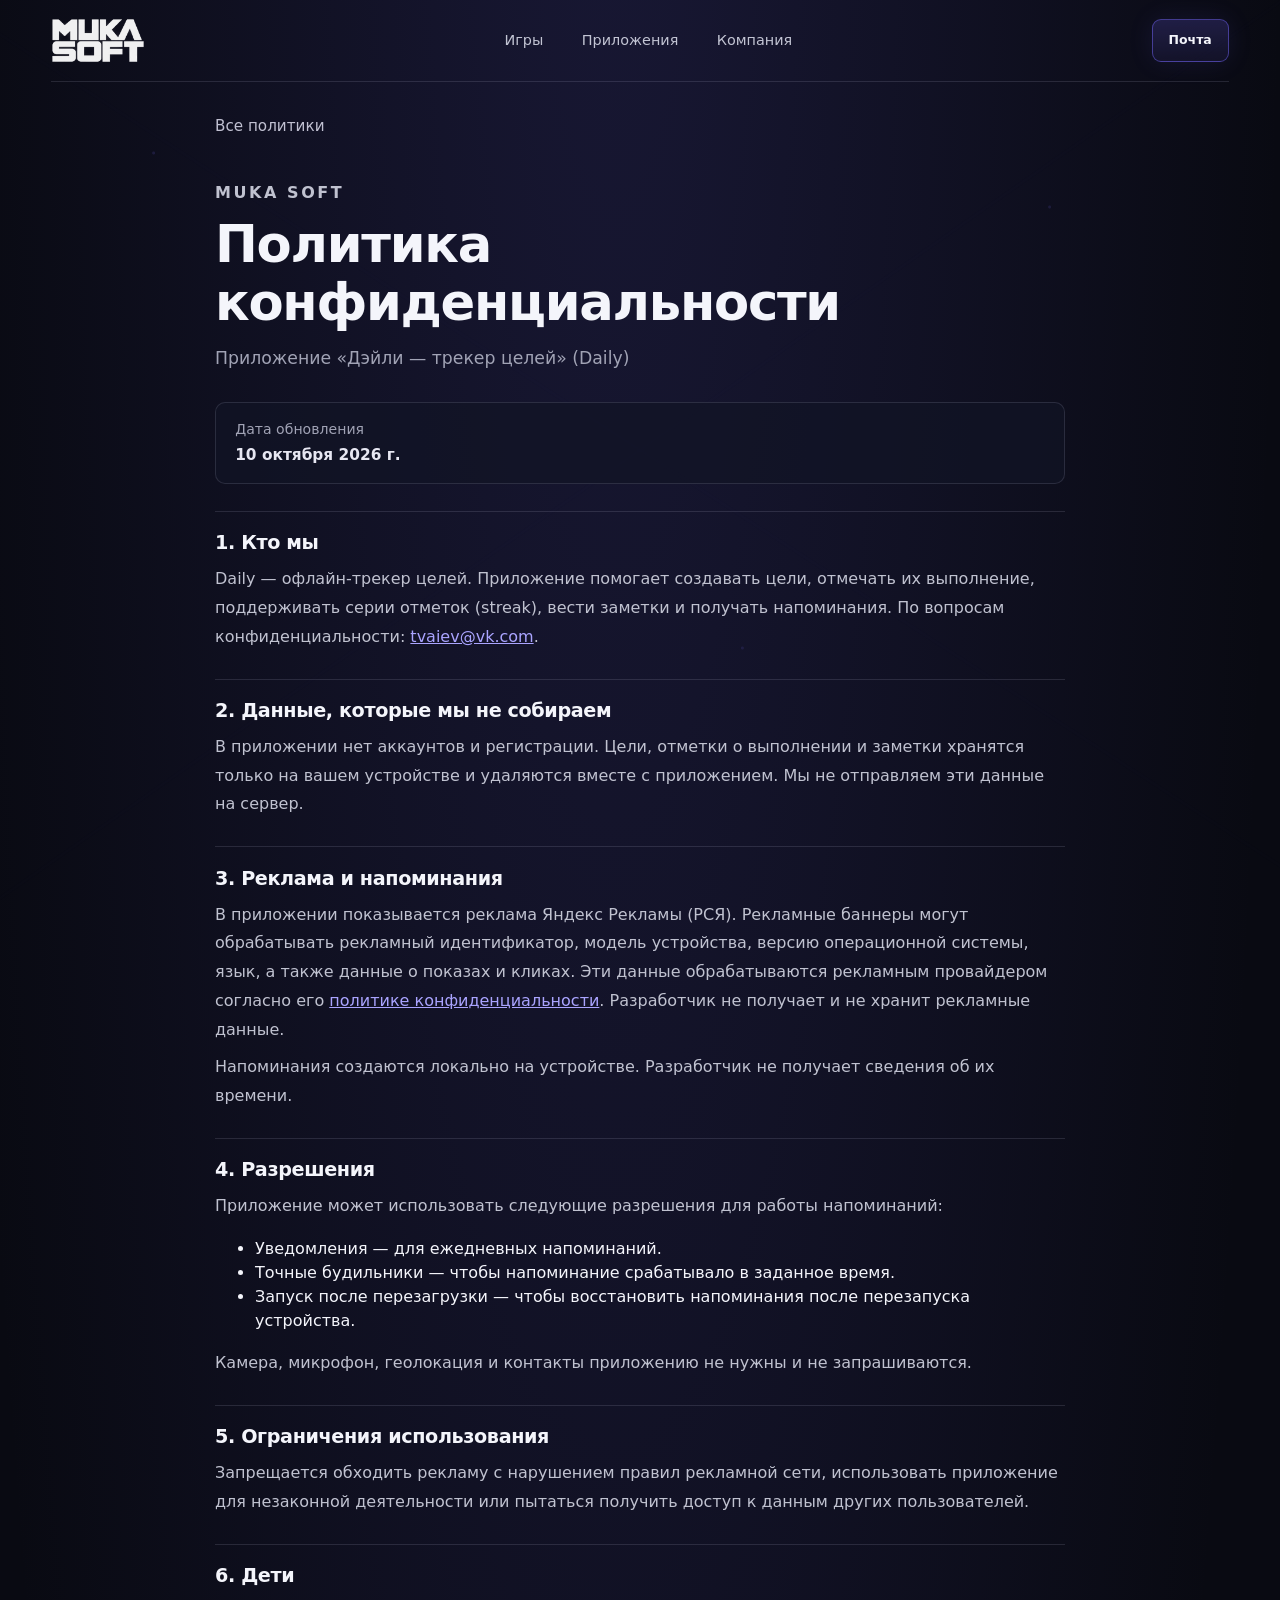
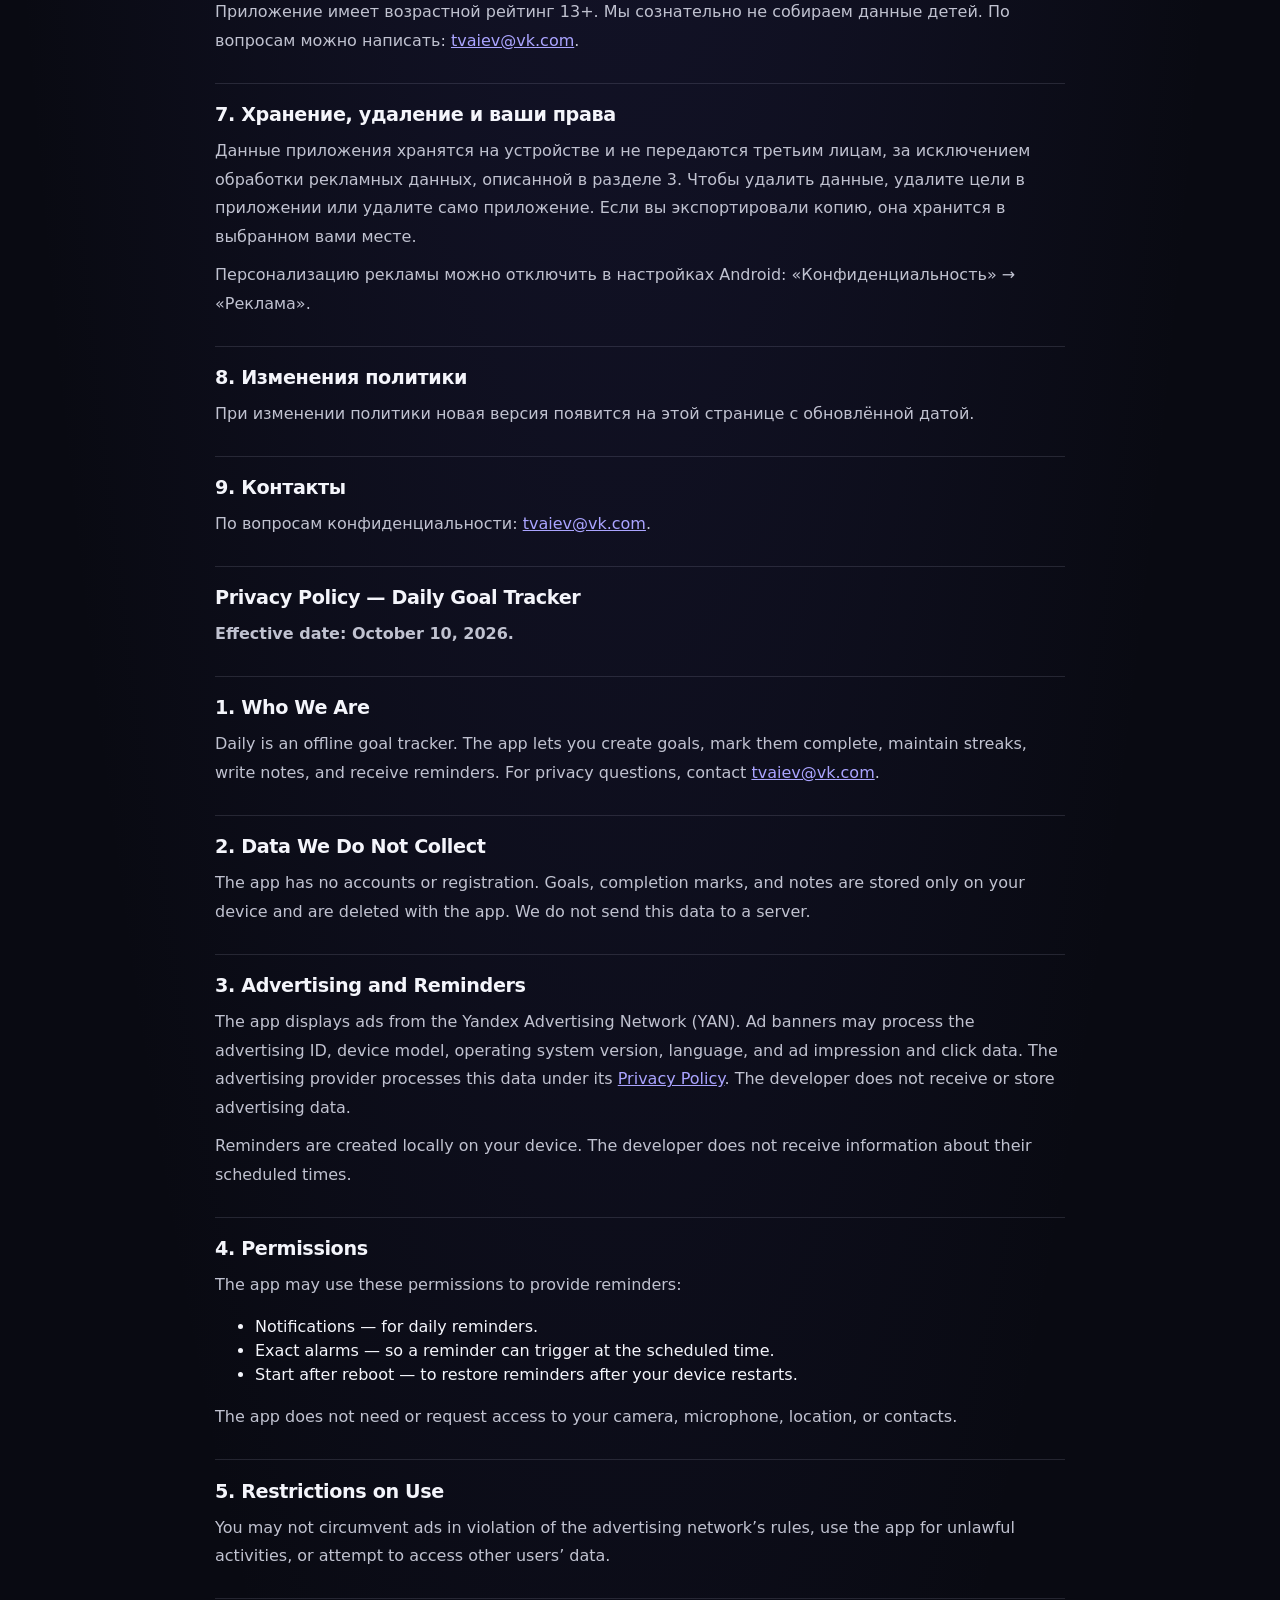
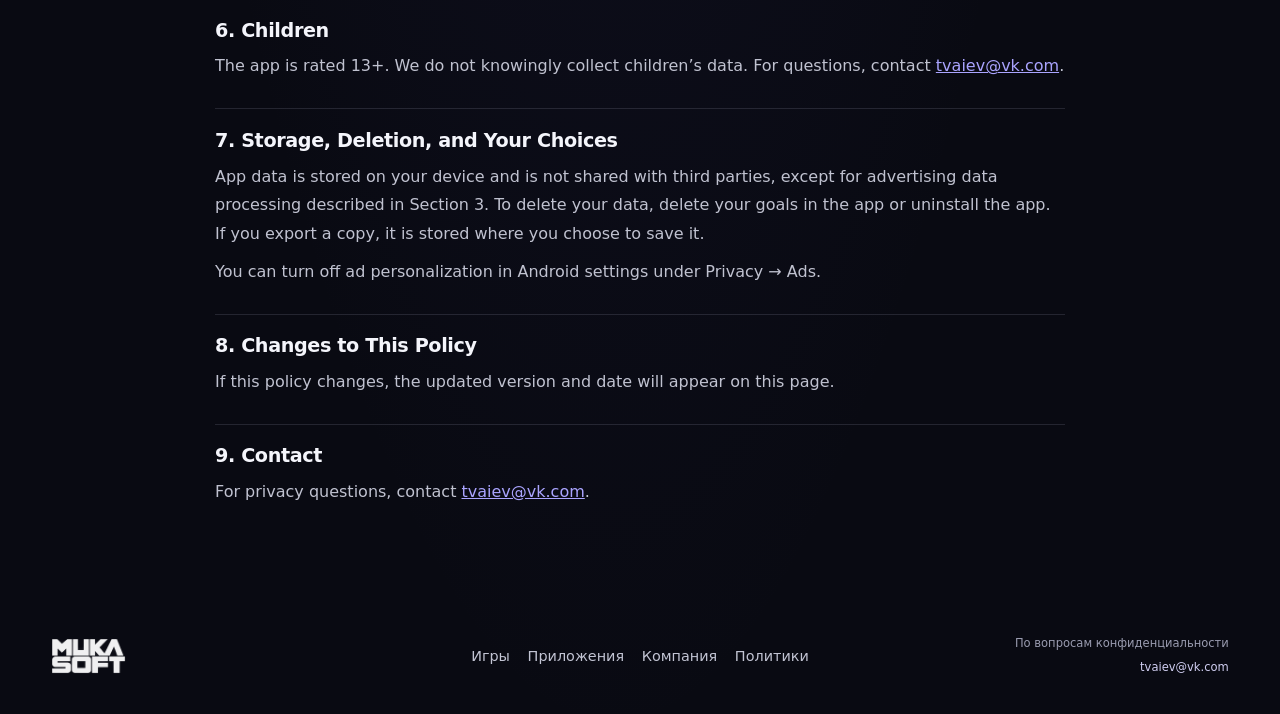
<file: daily/index.html>
<!doctype html>
<html lang="ru"><head><meta charset="utf-8"><meta name="viewport" content="width=device-width, initial-scale=1"><meta name="theme-color" content="#090a12"><meta name="description" content="Политика конфиденциальности приложения «Дэйли — трекер целей» (Daily). Цели и заметки хранятся на устройстве."><link rel="canonical" href="https://mukamukas.github.io/daily/"><link rel="icon" type="image/svg+xml" href="/assets/favicon.svg"><link rel="stylesheet" href="/assets/site.css"><title>Политика конфиденциальности — Daily | MUKA SOFT</title></head><body><div class="background-net" aria-hidden="true"></div><div class="site-shell"><header class="site-header"><a class="brand" href="/" aria-label="MUKA SOFT — главная"><img src="/assets/muka-soft-logo.svg" alt="MUKA SOFT" width="872" height="420"></a><nav aria-label="Основная навигация"><a href="/games/">Игры</a><a href="/apps/">Приложения</a><a href="/company/">Компания</a></nav><a class="header-contact" href="mailto:tvaiev@vk.com">Почта</a></header>
<main class="container policy"><a class="back" href="/policies/">Все политики</a><p class="eyebrow">MUKA SOFT</p><h1>Политика конфиденциальности</h1><p class="lead">Приложение «Дэйли — трекер целей» (Daily)</p><dl class="meta"><div><dt>Дата обновления</dt><dd>10 октября 2026 г.</dd></div></dl>
<section><h2>1. Кто мы</h2><p>Daily — офлайн-трекер целей. Приложение помогает создавать цели, отмечать их выполнение, поддерживать серии отметок (streak), вести заметки и получать напоминания. По вопросам конфиденциальности: <a href="mailto:tvaiev@vk.com">tvaiev@vk.com</a>.</p></section>
<section><h2>2. Данные, которые мы не собираем</h2><p>В приложении нет аккаунтов и регистрации. Цели, отметки о выполнении и заметки хранятся только на вашем устройстве и удаляются вместе с приложением. Мы не отправляем эти данные на сервер.</p></section>
<section><h2>3. Реклама и напоминания</h2><p>В приложении показывается реклама Яндекс Рекламы (РСЯ). Рекламные баннеры могут обрабатывать рекламный идентификатор, модель устройства, версию операционной системы, язык, а также данные о показах и кликах. Эти данные обрабатываются рекламным провайдером согласно его <a href="https://yandex.ru/legal/confidential/" rel="noopener noreferrer">политике конфиденциальности</a>. Разработчик не получает и не хранит рекламные данные.</p><p>Напоминания создаются локально на устройстве. Разработчик не получает сведения об их времени.</p></section>
<section><h2>4. Разрешения</h2><p>Приложение может использовать следующие разрешения для работы напоминаний:</p><ul><li>Уведомления — для ежедневных напоминаний.</li><li>Точные будильники — чтобы напоминание срабатывало в заданное время.</li><li>Запуск после перезагрузки — чтобы восстановить напоминания после перезапуска устройства.</li></ul><p>Камера, микрофон, геолокация и контакты приложению не нужны и не запрашиваются.</p></section>
<section><h2>5. Ограничения использования</h2><p>Запрещается обходить рекламу с нарушением правил рекламной сети, использовать приложение для незаконной деятельности или пытаться получить доступ к данным других пользователей.</p></section>
<section><h2>6. Дети</h2><p>Приложение имеет возрастной рейтинг 13+. Мы сознательно не собираем данные детей. По вопросам можно написать: <a href="mailto:tvaiev@vk.com">tvaiev@vk.com</a>.</p></section>
<section><h2>7. Хранение, удаление и ваши права</h2><p>Данные приложения хранятся на устройстве и не передаются третьим лицам, за исключением обработки рекламных данных, описанной в разделе 3. Чтобы удалить данные, удалите цели в приложении или удалите само приложение. Если вы экспортировали копию, она хранится в выбранном вами месте.</p><p>Персонализацию рекламы можно отключить в настройках Android: «Конфиденциальность» → «Реклама».</p></section>
<section><h2>8. Изменения политики</h2><p>При изменении политики новая версия появится на этой странице с обновлённой датой.</p></section>
<section><h2>9. Контакты</h2><p>По вопросам конфиденциальности: <a href="mailto:tvaiev@vk.com">tvaiev@vk.com</a>.</p></section>
<section lang="en"><h2>Privacy Policy — Daily Goal Tracker</h2><p><strong>Effective date: October 10, 2026.</strong></p></section>
<section lang="en"><h2>1. Who We Are</h2><p>Daily is an offline goal tracker. The app lets you create goals, mark them complete, maintain streaks, write notes, and receive reminders. For privacy questions, contact <a href="mailto:tvaiev@vk.com">tvaiev@vk.com</a>.</p></section>
<section lang="en"><h2>2. Data We Do Not Collect</h2><p>The app has no accounts or registration. Goals, completion marks, and notes are stored only on your device and are deleted with the app. We do not send this data to a server.</p></section>
<section lang="en"><h2>3. Advertising and Reminders</h2><p>The app displays ads from the Yandex Advertising Network (YAN). Ad banners may process the advertising ID, device model, operating system version, language, and ad impression and click data. The advertising provider processes this data under its <a href="https://yandex.ru/legal/confidential/" rel="noopener noreferrer">Privacy Policy</a>. The developer does not receive or store advertising data.</p><p>Reminders are created locally on your device. The developer does not receive information about their scheduled times.</p></section>
<section lang="en"><h2>4. Permissions</h2><p>The app may use these permissions to provide reminders:</p><ul><li>Notifications — for daily reminders.</li><li>Exact alarms — so a reminder can trigger at the scheduled time.</li><li>Start after reboot — to restore reminders after your device restarts.</li></ul><p>The app does not need or request access to your camera, microphone, location, or contacts.</p></section>
<section lang="en"><h2>5. Restrictions on Use</h2><p>You may not circumvent ads in violation of the advertising network’s rules, use the app for unlawful activities, or attempt to access other users’ data.</p></section>
<section lang="en"><h2>6. Children</h2><p>The app is rated 13+. We do not knowingly collect children’s data. For questions, contact <a href="mailto:tvaiev@vk.com">tvaiev@vk.com</a>.</p></section>
<section lang="en"><h2>7. Storage, Deletion, and Your Choices</h2><p>App data is stored on your device and is not shared with third parties, except for advertising data processing described in Section 3. To delete your data, delete your goals in the app or uninstall the app. If you export a copy, it is stored where you choose to save it.</p><p>You can turn off ad personalization in Android settings under Privacy → Ads.</p></section>
<section lang="en"><h2>8. Changes to This Policy</h2><p>If this policy changes, the updated version and date will appear on this page.</p></section>
<section lang="en"><h2>9. Contact</h2><p>For privacy questions, contact <a href="mailto:tvaiev@vk.com">tvaiev@vk.com</a>.</p></section></main>
<footer class="site-footer"><a class="footer-brand" href="/"><img src="/assets/muka-soft-logo.svg" alt="MUKA SOFT" width="872" height="420"></a><div class="footer-nav"><a href="/games/">Игры</a><a href="/apps/">Приложения</a><a href="/company/">Компания</a><a href="/policies/">Политики</a></div><div class="footer-contact"><span>По вопросам конфиденциальности</span><a href="mailto:tvaiev@vk.com">tvaiev@vk.com</a></div></footer></div></body></html>
</file>
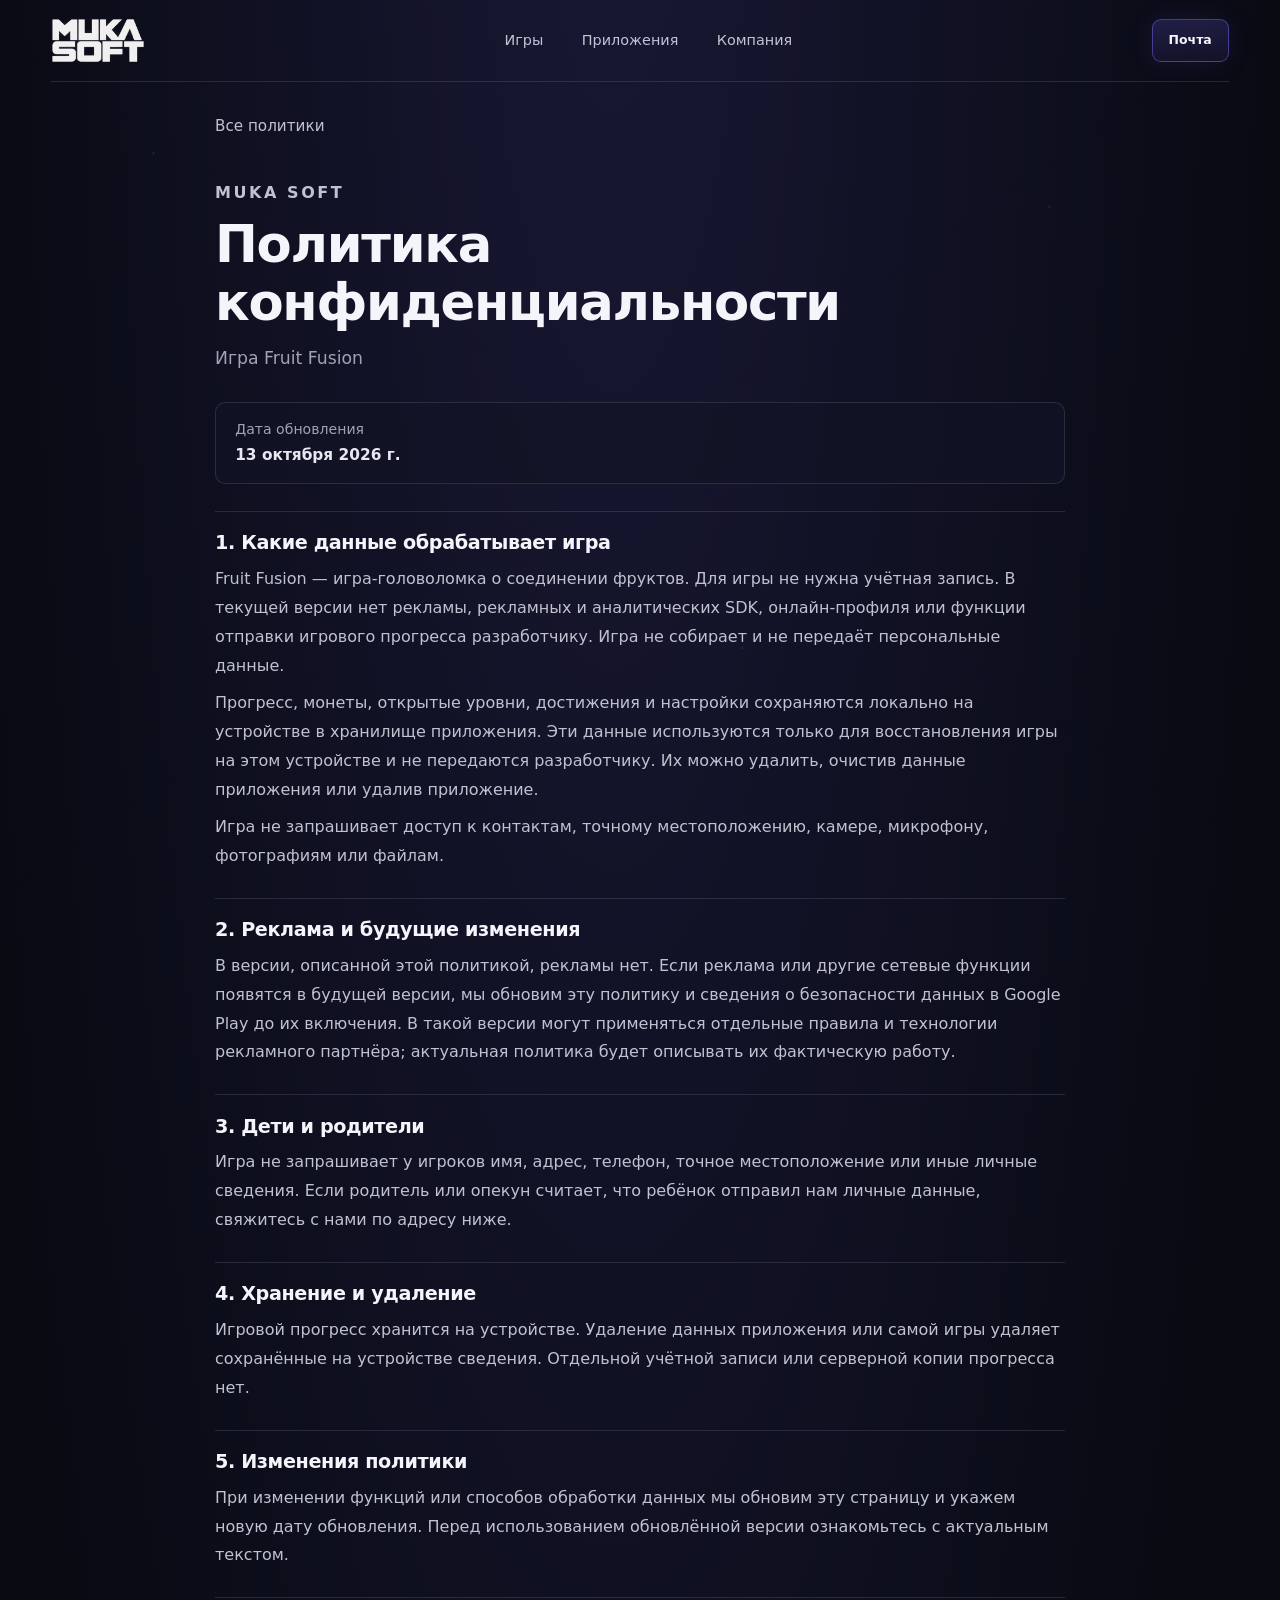
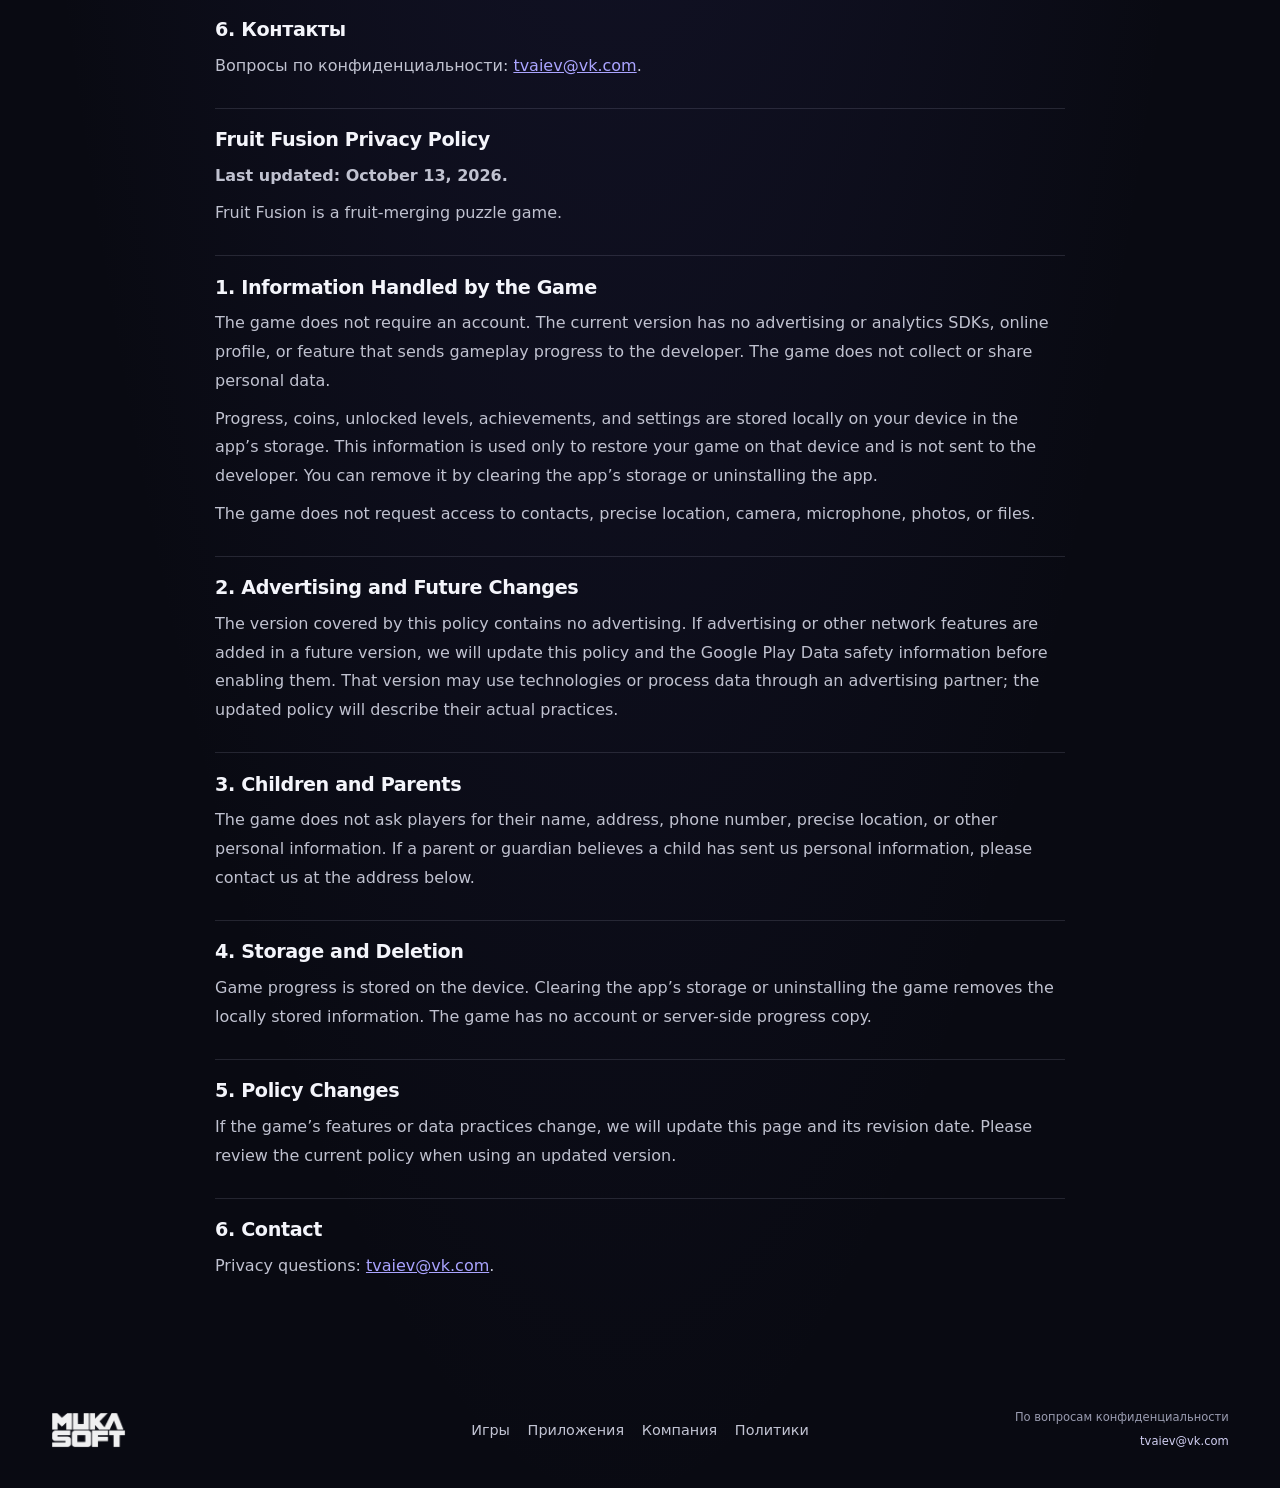
<file: fruit-fusion/index.html>
<!doctype html>
<html lang="ru"><head><meta charset="utf-8"><meta name="viewport" content="width=device-width, initial-scale=1"><meta name="theme-color" content="#090a12"><meta name="description" content="Политика конфиденциальности игры Fruit Fusion от MUKA SOFT."><link rel="canonical" href="https://mukamukas.github.io/fruit-fusion/"><link rel="icon" type="image/svg+xml" href="/assets/favicon.svg"><link rel="stylesheet" href="/assets/site.css"><title>Политика конфиденциальности — Fruit Fusion | MUKA SOFT</title></head><body><div class="background-net" aria-hidden="true"></div><div class="site-shell"><header class="site-header"><a class="brand" href="/" aria-label="MUKA SOFT — главная"><img src="/assets/muka-soft-logo.svg" alt="MUKA SOFT" width="872" height="420"></a><nav aria-label="Основная навигация"><a href="/games/">Игры</a><a href="/apps/">Приложения</a><a href="/company/">Компания</a></nav><a class="header-contact" href="mailto:tvaiev@vk.com">Почта</a></header>
<main class="container policy"><a class="back" href="/policies/">Все политики</a><p class="eyebrow">MUKA SOFT</p><h1>Политика конфиденциальности</h1><p class="lead">Игра Fruit Fusion</p><dl class="meta"><div><dt>Дата обновления</dt><dd>13 октября 2026 г.</dd></div></dl>
<section><h2>1. Какие данные обрабатывает игра</h2><p>Fruit Fusion — игра-головоломка о соединении фруктов. Для игры не нужна учётная запись. В текущей версии нет рекламы, рекламных и аналитических SDK, онлайн-профиля или функции отправки игрового прогресса разработчику. Игра не собирает и не передаёт персональные данные.</p><p>Прогресс, монеты, открытые уровни, достижения и настройки сохраняются локально на устройстве в хранилище приложения. Эти данные используются только для восстановления игры на этом устройстве и не передаются разработчику. Их можно удалить, очистив данные приложения или удалив приложение.</p><p>Игра не запрашивает доступ к контактам, точному местоположению, камере, микрофону, фотографиям или файлам.</p></section>
<section><h2>2. Реклама и будущие изменения</h2><p>В версии, описанной этой политикой, рекламы нет. Если реклама или другие сетевые функции появятся в будущей версии, мы обновим эту политику и сведения о безопасности данных в Google Play до их включения. В такой версии могут применяться отдельные правила и технологии рекламного партнёра; актуальная политика будет описывать их фактическую работу.</p></section>
<section><h2>3. Дети и родители</h2><p>Игра не запрашивает у игроков имя, адрес, телефон, точное местоположение или иные личные сведения. Если родитель или опекун считает, что ребёнок отправил нам личные данные, свяжитесь с нами по адресу ниже.</p></section>
<section><h2>4. Хранение и удаление</h2><p>Игровой прогресс хранится на устройстве. Удаление данных приложения или самой игры удаляет сохранённые на устройстве сведения. Отдельной учётной записи или серверной копии прогресса нет.</p></section>
<section><h2>5. Изменения политики</h2><p>При изменении функций или способов обработки данных мы обновим эту страницу и укажем новую дату обновления. Перед использованием обновлённой версии ознакомьтесь с актуальным текстом.</p></section>
<section><h2>6. Контакты</h2><p>Вопросы по конфиденциальности: <a href="mailto:tvaiev@vk.com">tvaiev@vk.com</a>.</p></section>
<section lang="en"><h2>Fruit Fusion Privacy Policy</h2><p><strong>Last updated: October 13, 2026.</strong></p><p>Fruit Fusion is a fruit-merging puzzle game.</p></section>
<section lang="en"><h2>1. Information Handled by the Game</h2><p>The game does not require an account. The current version has no advertising or analytics SDKs, online profile, or feature that sends gameplay progress to the developer. The game does not collect or share personal data.</p><p>Progress, coins, unlocked levels, achievements, and settings are stored locally on your device in the app’s storage. This information is used only to restore your game on that device and is not sent to the developer. You can remove it by clearing the app’s storage or uninstalling the app.</p><p>The game does not request access to contacts, precise location, camera, microphone, photos, or files.</p></section>
<section lang="en"><h2>2. Advertising and Future Changes</h2><p>The version covered by this policy contains no advertising. If advertising or other network features are added in a future version, we will update this policy and the Google Play Data safety information before enabling them. That version may use technologies or process data through an advertising partner; the updated policy will describe their actual practices.</p></section>
<section lang="en"><h2>3. Children and Parents</h2><p>The game does not ask players for their name, address, phone number, precise location, or other personal information. If a parent or guardian believes a child has sent us personal information, please contact us at the address below.</p></section>
<section lang="en"><h2>4. Storage and Deletion</h2><p>Game progress is stored on the device. Clearing the app’s storage or uninstalling the game removes the locally stored information. The game has no account or server-side progress copy.</p></section>
<section lang="en"><h2>5. Policy Changes</h2><p>If the game’s features or data practices change, we will update this page and its revision date. Please review the current policy when using an updated version.</p></section>
<section lang="en"><h2>6. Contact</h2><p>Privacy questions: <a href="mailto:tvaiev@vk.com">tvaiev@vk.com</a>.</p></section></main><footer class="site-footer"><a class="footer-brand" href="/"><img src="/assets/muka-soft-logo.svg" alt="MUKA SOFT" width="872" height="420"></a><div class="footer-nav"><a href="/games/">Игры</a><a href="/apps/">Приложения</a><a href="/company/">Компания</a><a href="/policies/">Политики</a></div><div class="footer-contact"><span>По вопросам конфиденциальности</span><a href="mailto:tvaiev@vk.com">tvaiev@vk.com</a></div></footer></div></body></html>
</file>
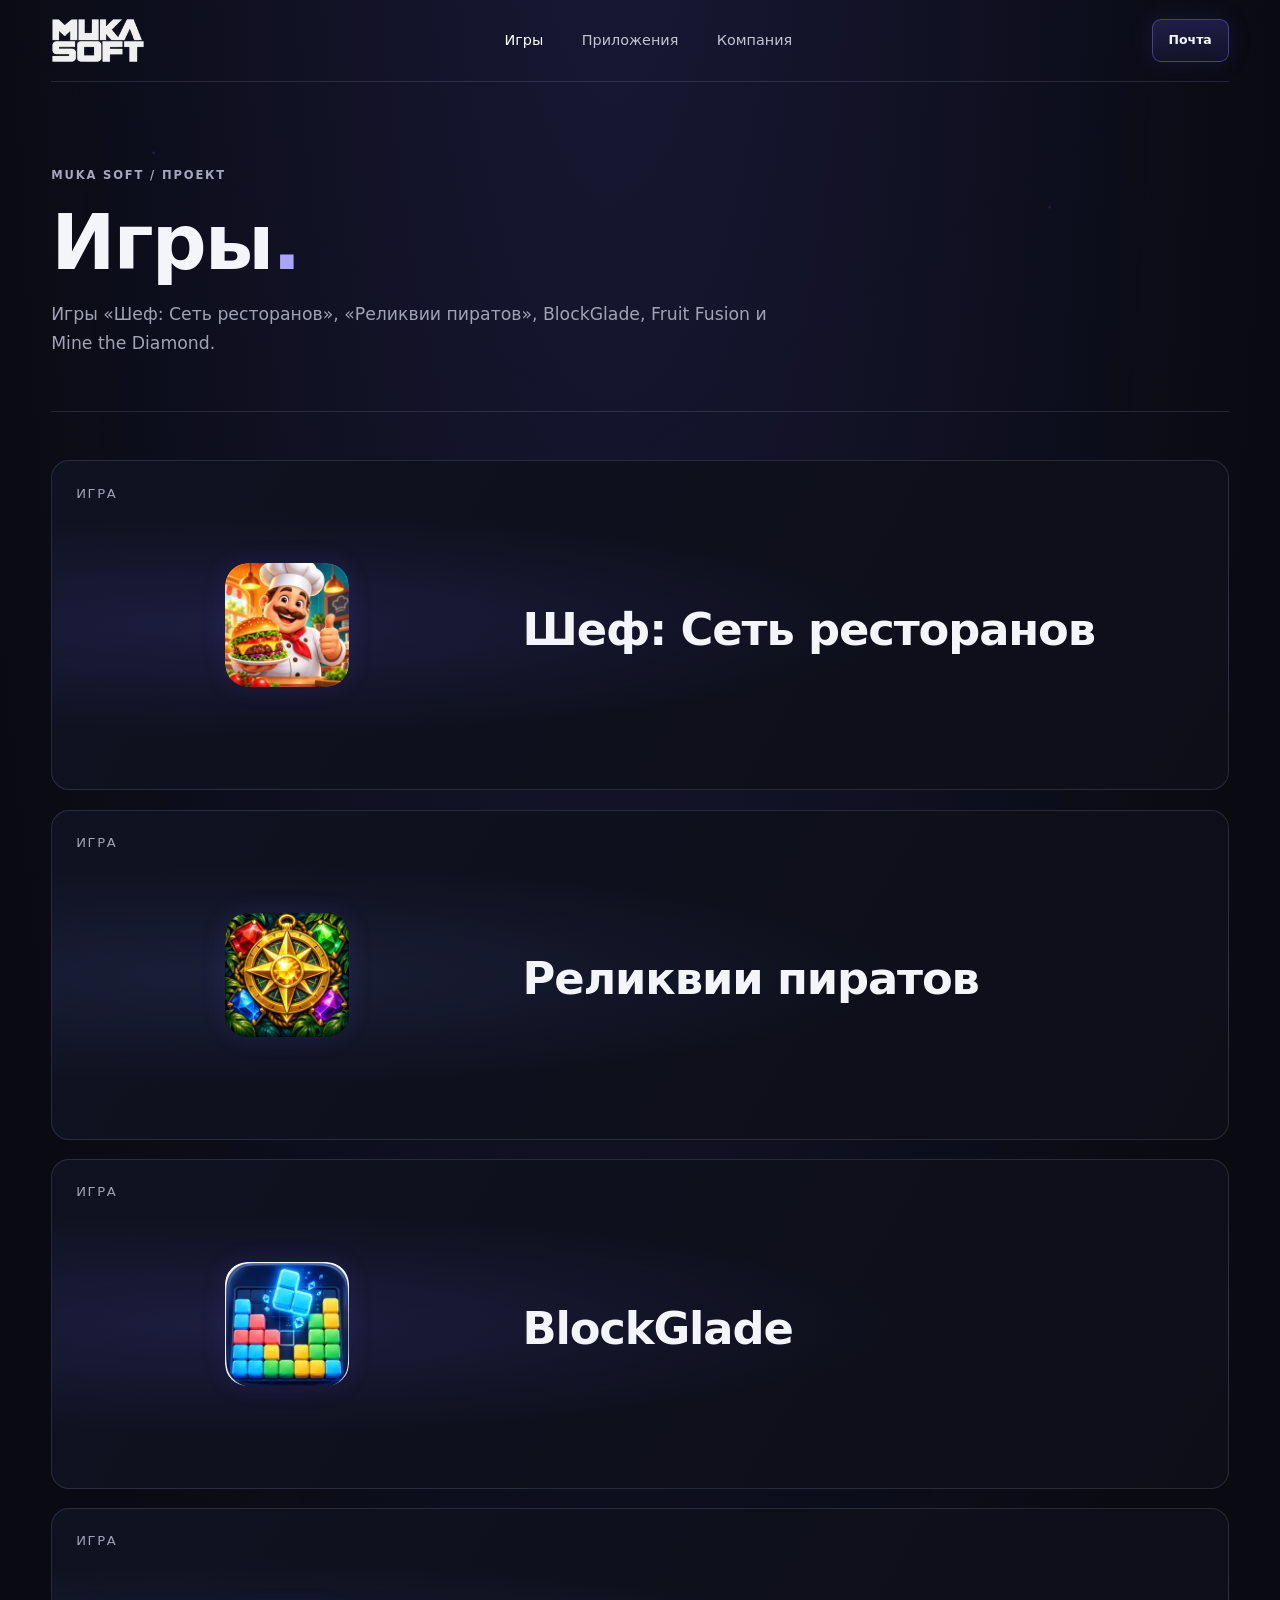
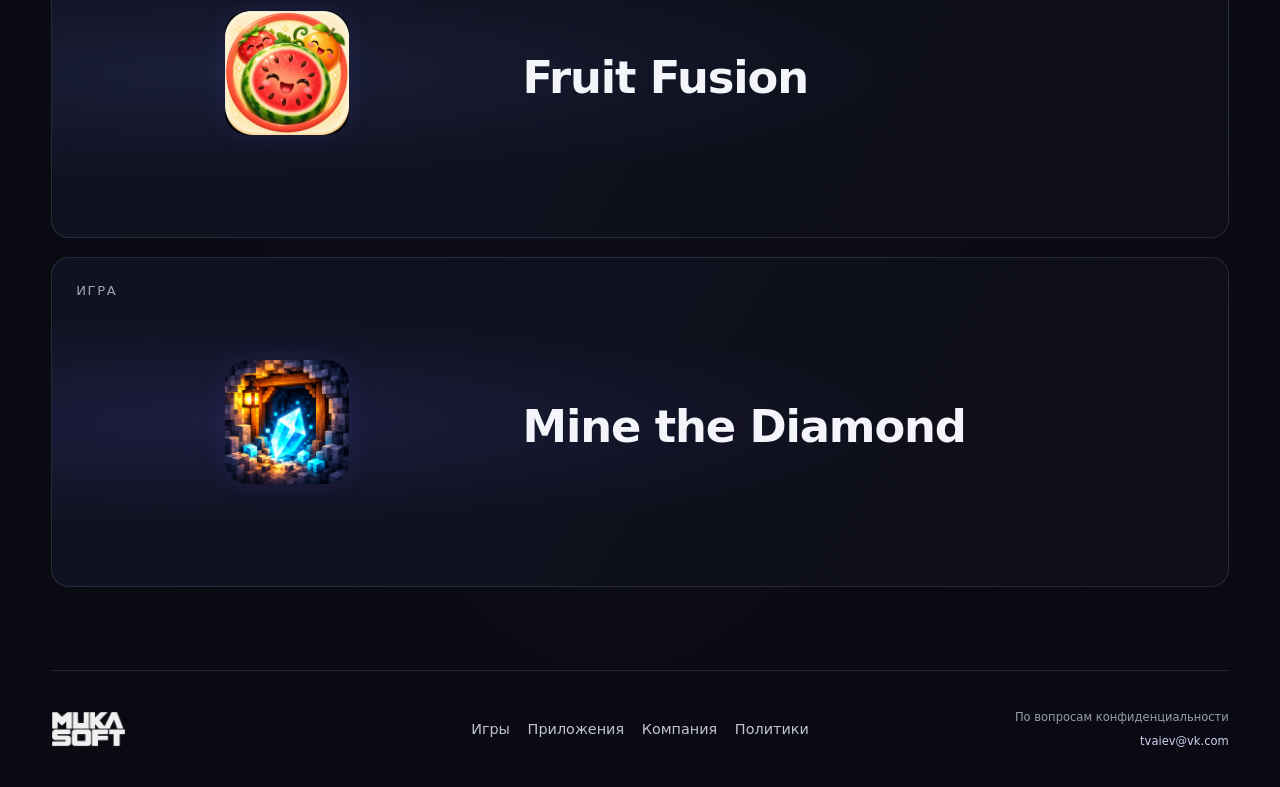
<file: games/index.html>
<!doctype html><html lang="ru"><head><meta charset="utf-8"><meta name="viewport" content="width=device-width, initial-scale=1"><meta name="theme-color" content="#090a12"><meta name="description" content="Игры «Шеф: Сеть ресторанов», «Реликвии пиратов», BlockGlade, Fruit Fusion и Mine the Diamond от MUKA SOFT."><link rel="canonical" href="https://mukamukas.github.io/games/"><link rel="icon" type="image/svg+xml" href="/assets/favicon.svg"><link rel="stylesheet" href="/assets/site.css?v=20261103-icons"><title>Игры — MUKA SOFT</title></head><body><div class="background-net" aria-hidden="true"></div><div class="site-shell"><header class="site-header"><a class="brand" href="/" aria-label="MUKA SOFT — главная"><img src="/assets/muka-soft-logo.svg" alt="MUKA SOFT" width="872" height="420"></a><nav aria-label="Основная навигация"><a href="/games/" aria-current="page">Игры</a><a href="/apps/">Приложения</a><a href="/company/">Компания</a></nav><a class="header-contact" href="mailto:tvaiev@vk.com">Почта</a></header><main><section class="page-hero"><p class="eyebrow">MUKA SOFT / ПРОЕКТ</p><h1>Игры<span>.</span></h1><p class="page-lead">Игры «Шеф: Сеть ресторанов», «Реликвии пиратов», BlockGlade, Fruit Fusion и Mine the Diamond.</p></section><section class="section catalog-section"><article class="detail-card"><div class="detail-index">ИГРА</div><div class="detail-symbol game-icon" aria-hidden="true"><img src="/assets/project-icons/chef.png" alt=""></div><div class="detail-content"><h2>Шеф: Сеть ресторанов</h2></div></article><article class="detail-card detail-card-alt"><div class="detail-index">ИГРА</div><div class="detail-symbol game-icon" aria-hidden="true"><img src="/assets/project-icons/pirate-relics.png" alt=""></div><div class="detail-content"><h2>Реликвии пиратов</h2></div></article><article class="detail-card"><div class="detail-index">ИГРА</div><div class="detail-symbol game-icon" aria-hidden="true"><img src="/assets/project-icons/blockglade.png" alt=""></div><div class="detail-content"><h2>BlockGlade</h2></div></article><article class="detail-card detail-card-alt"><div class="detail-index">ИГРА</div><div class="detail-symbol game-icon" aria-hidden="true"><img src="/assets/project-icons/fruit-fusion.png" alt=""></div><div class="detail-content"><h2>Fruit Fusion</h2></div></article><article class="detail-card"><div class="detail-index">ИГРА</div><div class="detail-symbol game-icon" aria-hidden="true"><img src="/assets/project-icons/mine-the-diamond.png" alt=""></div><div class="detail-content"><h2>Mine the Diamond</h2></div></article></section></main><footer class="site-footer"><a class="footer-brand" href="/"><img src="/assets/muka-soft-logo.svg" alt="MUKA SOFT" width="872" height="420"></a><div class="footer-nav"><a href="/games/">Игры</a><a href="/apps/">Приложения</a><a href="/company/">Компания</a><a href="/policies/">Политики</a></div><div class="footer-contact"><span>По вопросам конфиденциальности</span><a href="mailto:tvaiev@vk.com">tvaiev@vk.com</a></div></footer></div></body></html>
</file>
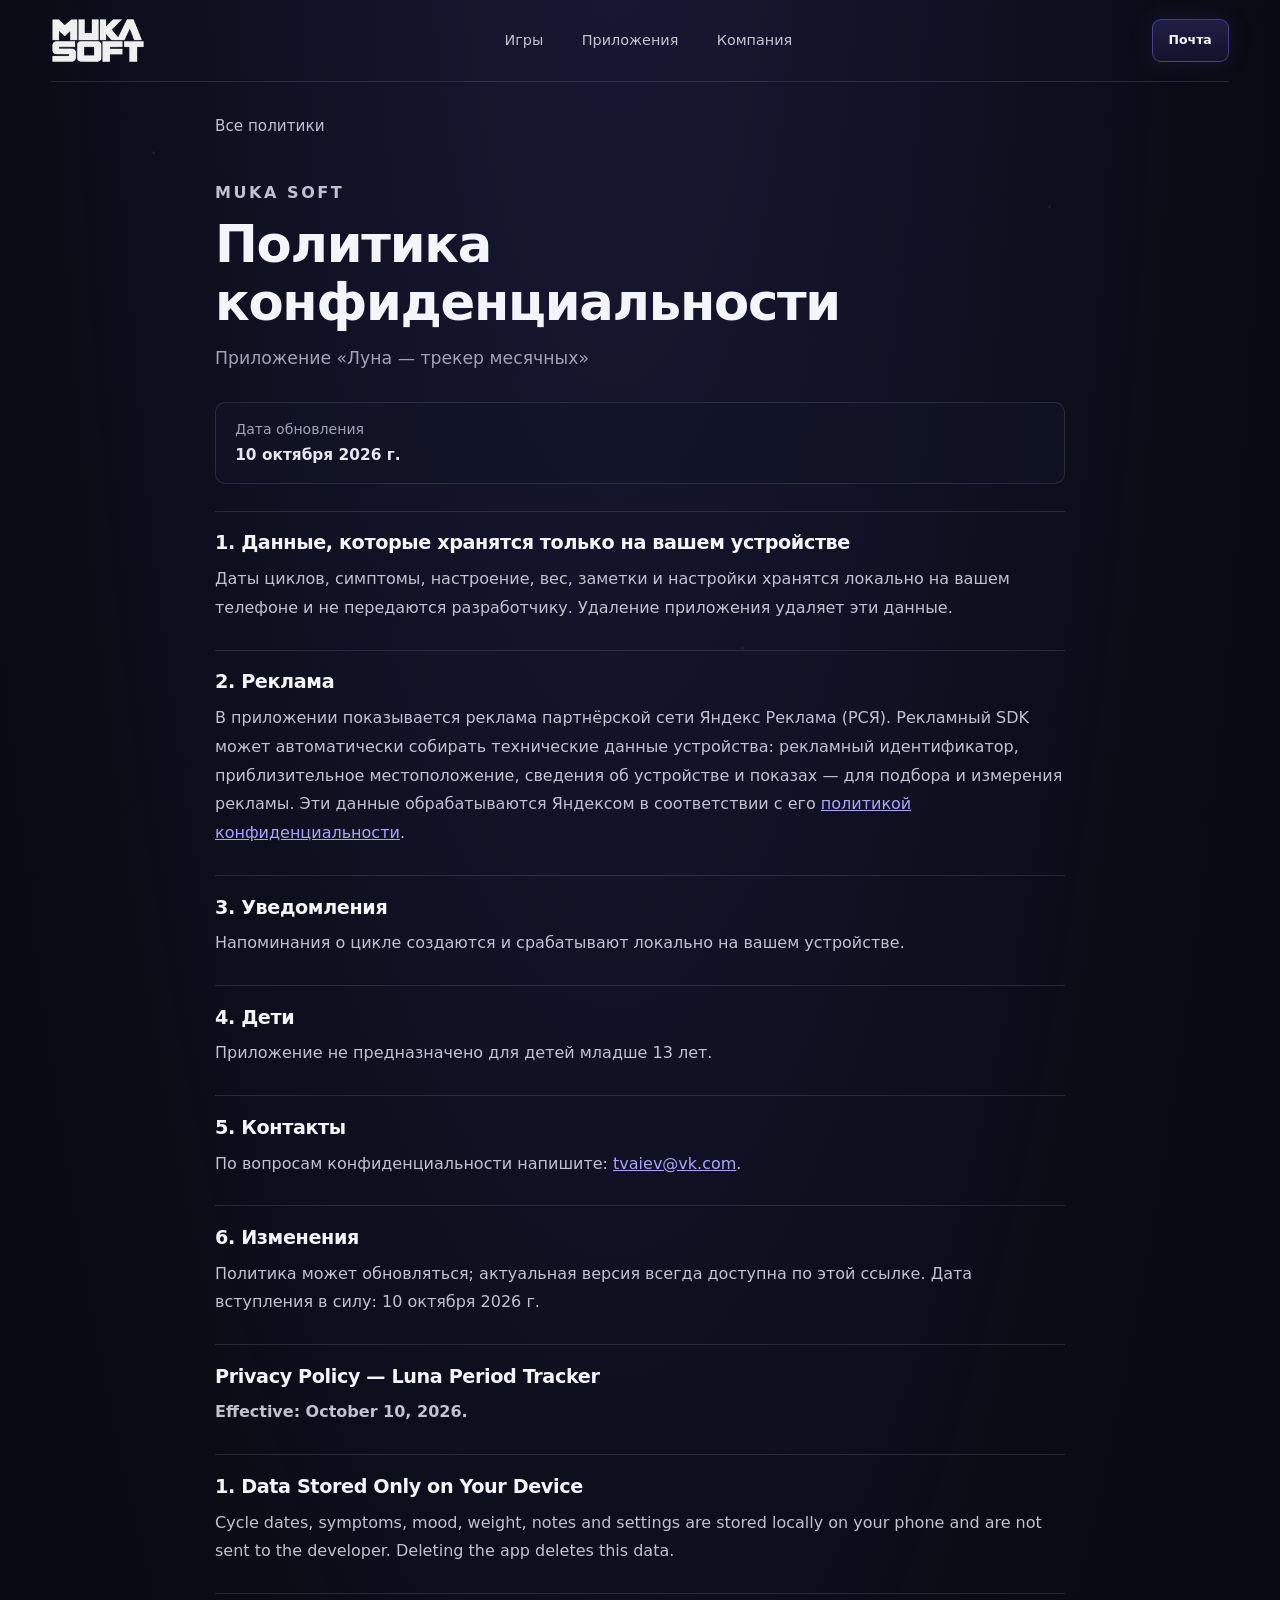
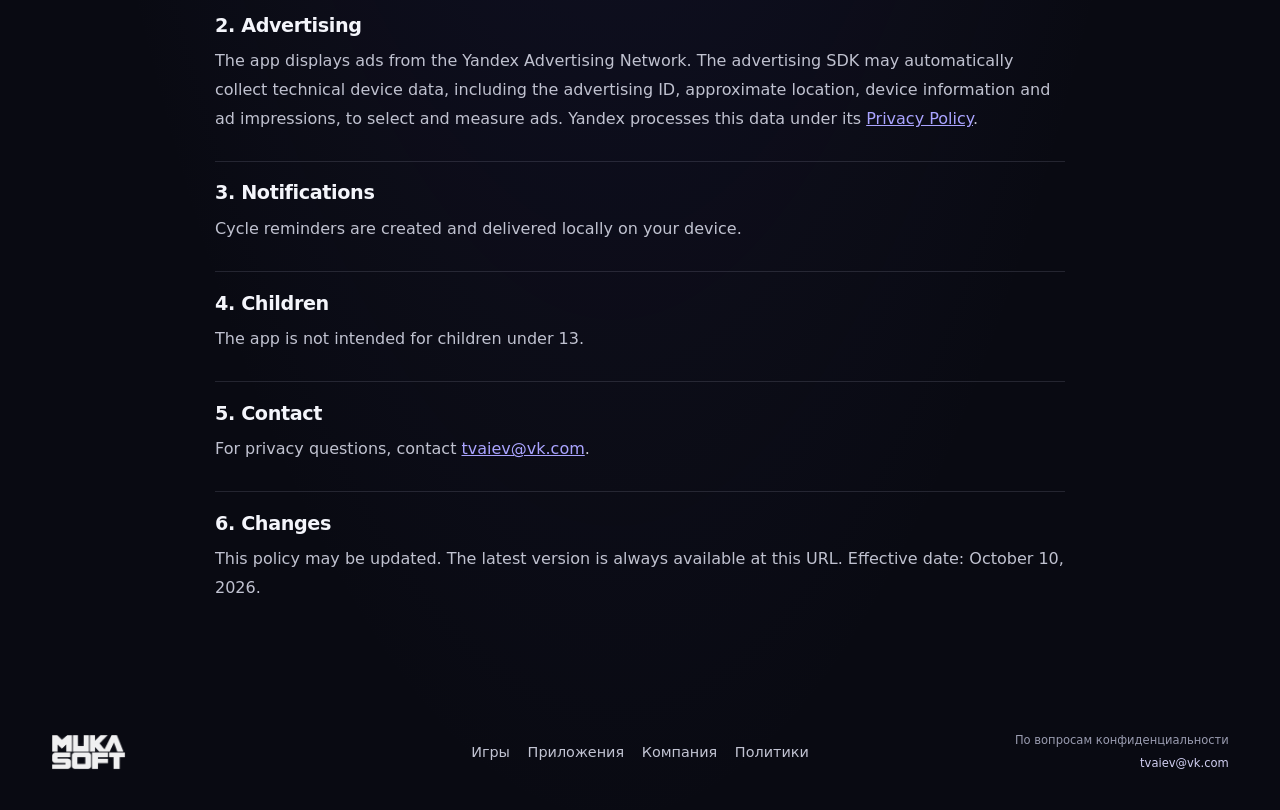
<file: luna/index.html>
<!doctype html>
<html lang="ru"><head><meta charset="utf-8"><meta name="viewport" content="width=device-width, initial-scale=1"><meta name="theme-color" content="#090a12"><meta name="description" content="Политика конфиденциальности приложения «Луна — трекер месячных». Данные циклов и заметки хранятся на устройстве."><link rel="canonical" href="https://mukamukas.github.io/luna/"><link rel="icon" type="image/svg+xml" href="/assets/favicon.svg"><link rel="stylesheet" href="/assets/site.css"><title>Политика конфиденциальности — Луна | MUKA SOFT</title></head><body><div class="background-net" aria-hidden="true"></div><div class="site-shell"><header class="site-header"><a class="brand" href="/" aria-label="MUKA SOFT — главная"><img src="/assets/muka-soft-logo.svg" alt="MUKA SOFT" width="872" height="420"></a><nav aria-label="Основная навигация"><a href="/games/">Игры</a><a href="/apps/">Приложения</a><a href="/company/">Компания</a></nav><a class="header-contact" href="mailto:tvaiev@vk.com">Почта</a></header>
<main class="container policy"><a class="back" href="/policies/">Все политики</a><p class="eyebrow">MUKA SOFT</p><h1>Политика конфиденциальности</h1><p class="lead">Приложение «Луна — трекер месячных»</p><dl class="meta"><div><dt>Дата обновления</dt><dd>10 октября 2026 г.</dd></div></dl>
<section><h2>1. Данные, которые хранятся только на вашем устройстве</h2><p>Даты циклов, симптомы, настроение, вес, заметки и настройки хранятся локально на вашем телефоне и не передаются разработчику. Удаление приложения удаляет эти данные.</p></section>
<section><h2>2. Реклама</h2><p>В приложении показывается реклама партнёрской сети Яндекс Реклама (РСЯ). Рекламный SDK может автоматически собирать технические данные устройства: рекламный идентификатор, приблизительное местоположение, сведения об устройстве и показах — для подбора и измерения рекламы. Эти данные обрабатываются Яндексом в соответствии с его <a href="https://yandex.ru/legal/confidential/" rel="noopener noreferrer">политикой конфиденциальности</a>.</p></section>
<section><h2>3. Уведомления</h2><p>Напоминания о цикле создаются и срабатывают локально на вашем устройстве.</p></section>
<section><h2>4. Дети</h2><p>Приложение не предназначено для детей младше 13 лет.</p></section>
<section><h2>5. Контакты</h2><p>По вопросам конфиденциальности напишите: <a href="mailto:tvaiev@vk.com">tvaiev@vk.com</a>.</p></section>
<section><h2>6. Изменения</h2><p>Политика может обновляться; актуальная версия всегда доступна по этой ссылке. Дата вступления в силу: 10 октября 2026 г.</p></section>
<section lang="en"><h2>Privacy Policy — Luna Period Tracker</h2><p><strong>Effective: October 10, 2026.</strong></p></section>
<section lang="en"><h2>1. Data Stored Only on Your Device</h2><p>Cycle dates, symptoms, mood, weight, notes and settings are stored locally on your phone and are not sent to the developer. Deleting the app deletes this data.</p></section>
<section lang="en"><h2>2. Advertising</h2><p>The app displays ads from the Yandex Advertising Network. The advertising SDK may automatically collect technical device data, including the advertising ID, approximate location, device information and ad impressions, to select and measure ads. Yandex processes this data under its <a href="https://yandex.ru/legal/confidential/" rel="noopener noreferrer">Privacy Policy</a>.</p></section>
<section lang="en"><h2>3. Notifications</h2><p>Cycle reminders are created and delivered locally on your device.</p></section>
<section lang="en"><h2>4. Children</h2><p>The app is not intended for children under 13.</p></section>
<section lang="en"><h2>5. Contact</h2><p>For privacy questions, contact <a href="mailto:tvaiev@vk.com">tvaiev@vk.com</a>.</p></section>
<section lang="en"><h2>6. Changes</h2><p>This policy may be updated. The latest version is always available at this URL. Effective date: October 10, 2026.</p></section></main><footer class="site-footer"><a class="footer-brand" href="/"><img src="/assets/muka-soft-logo.svg" alt="MUKA SOFT" width="872" height="420"></a><div class="footer-nav"><a href="/games/">Игры</a><a href="/apps/">Приложения</a><a href="/company/">Компания</a><a href="/policies/">Политики</a></div><div class="footer-contact"><span>По вопросам конфиденциальности</span><a href="mailto:tvaiev@vk.com">tvaiev@vk.com</a></div></footer></div></body></html>
</file>
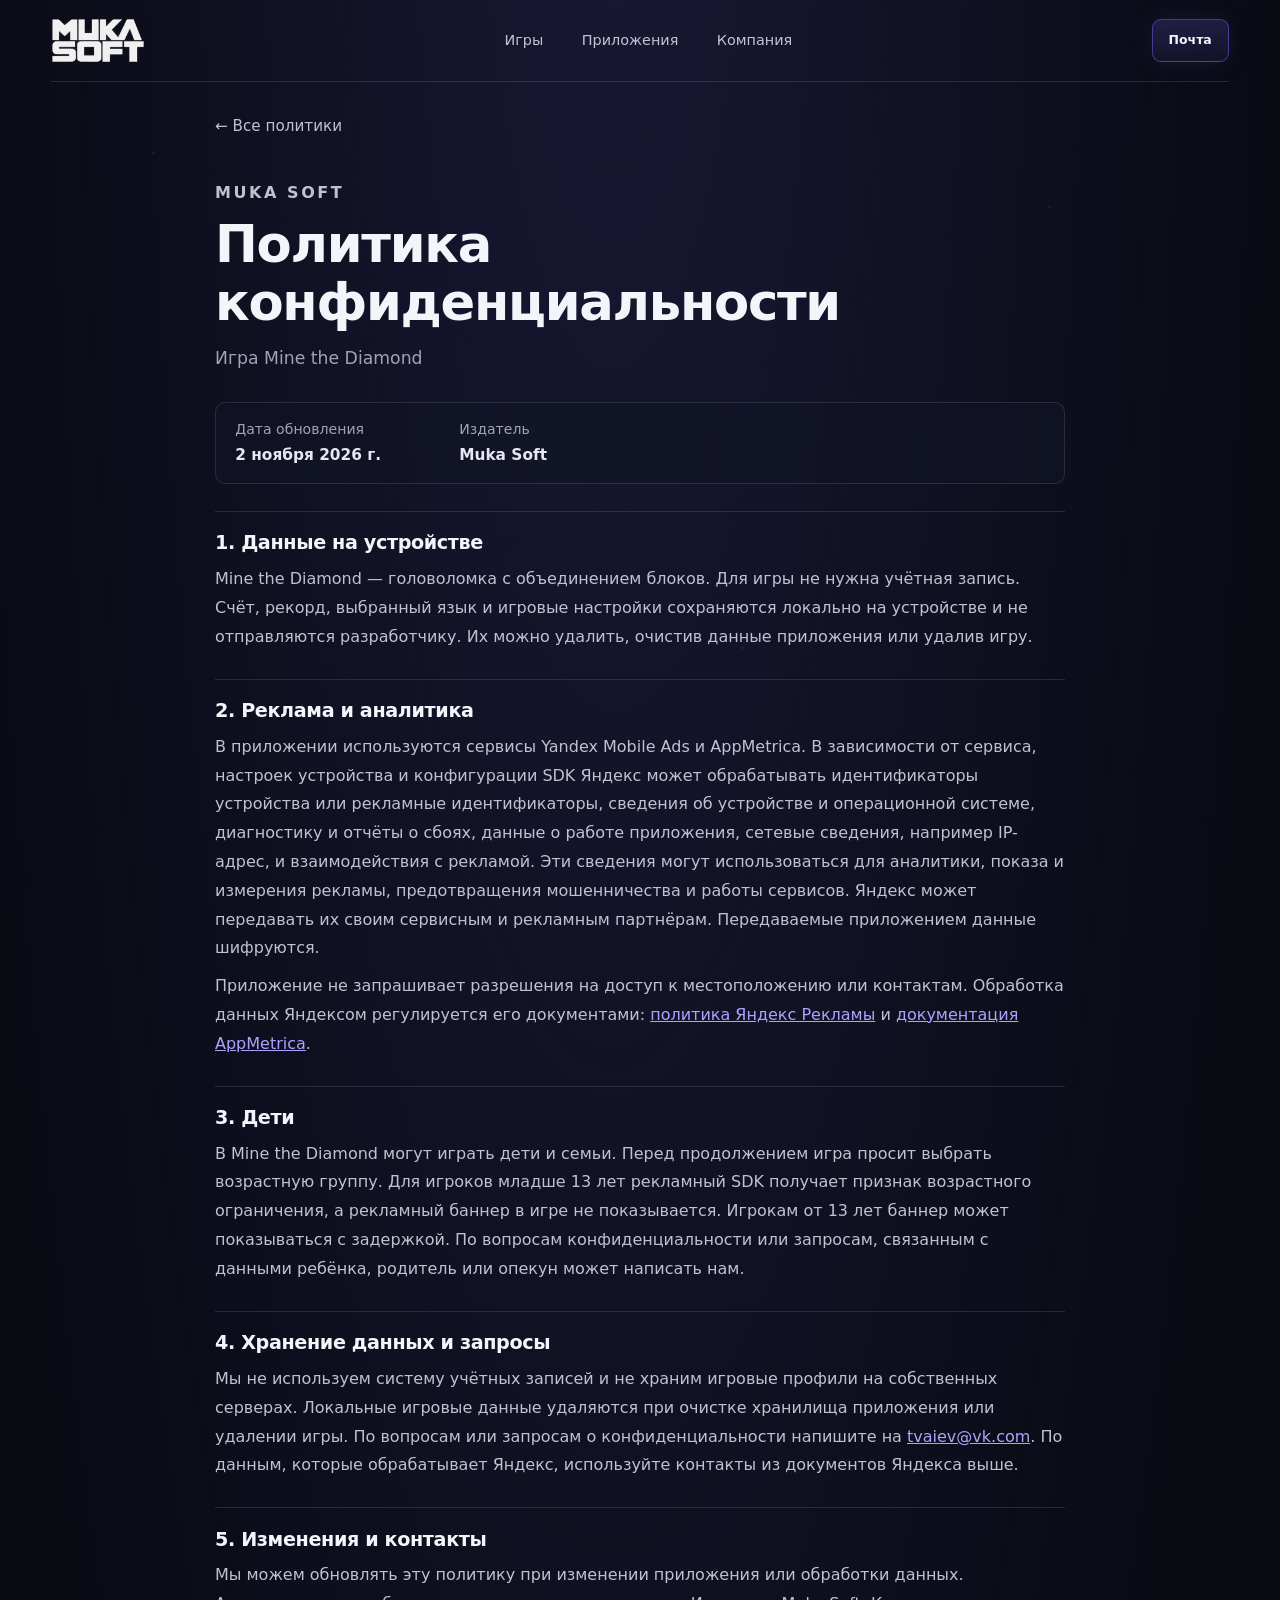
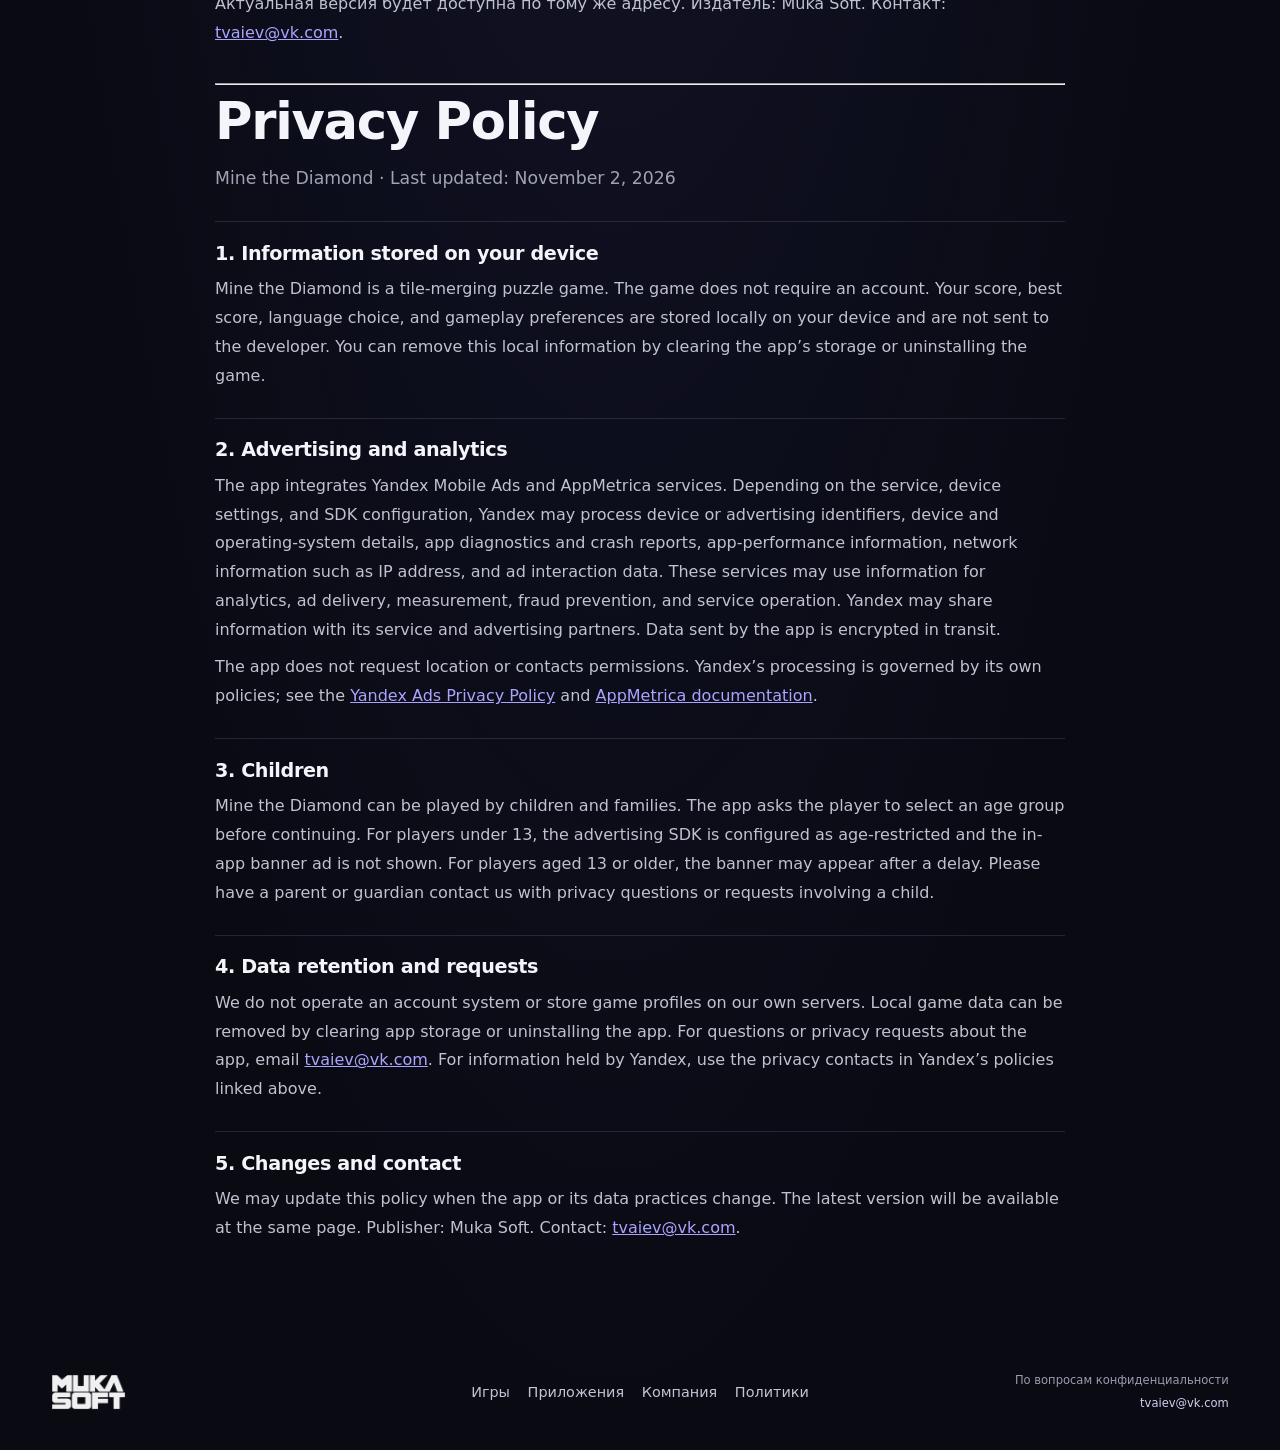
<file: mine-the-diamond/index.html>
<!doctype html>
<html lang="ru"><head><meta charset="utf-8"><meta name="viewport" content="width=device-width,initial-scale=1"><meta name="theme-color" content="#090a12"><meta name="description" content="Политика конфиденциальности Mine the Diamond на русском и английском языках."><link rel="canonical" href="https://mukamukas.github.io/mine-the-diamond/"><link rel="icon" type="image/svg+xml" href="/assets/favicon.svg"><link rel="stylesheet" href="/assets/site.css"><title>Политика конфиденциальности — Mine the Diamond | MUKA SOFT</title></head><body><div class="background-net" aria-hidden="true"></div><div class="site-shell"><header class="site-header"><a class="brand" href="/" aria-label="MUKA SOFT — главная"><img src="/assets/muka-soft-logo.svg" alt="MUKA SOFT" width="872" height="420"></a><nav aria-label="Основная навигация"><a href="/games/">Игры</a><a href="/apps/">Приложения</a><a href="/company/">Компания</a></nav><a class="header-contact" href="mailto:tvaiev@vk.com">Почта</a></header><main><div class="container policy"><a class="back" href="/policies/">← Все политики</a><p class="eyebrow">MUKA SOFT</p><h1>Политика конфиденциальности</h1><p class="lead">Игра Mine the Diamond</p><dl class="meta"><div><dt>Дата обновления</dt><dd>2 ноября 2026 г.</dd></div><div><dt>Издатель</dt><dd>Muka Soft</dd></div></dl>
<section><h2>1. Данные на устройстве</h2><p>Mine the Diamond — головоломка с объединением блоков. Для игры не нужна учётная запись. Счёт, рекорд, выбранный язык и игровые настройки сохраняются локально на устройстве и не отправляются разработчику. Их можно удалить, очистив данные приложения или удалив игру.</p></section>
<section><h2>2. Реклама и аналитика</h2><p>В приложении используются сервисы Yandex Mobile Ads и AppMetrica. В зависимости от сервиса, настроек устройства и конфигурации SDK Яндекс может обрабатывать идентификаторы устройства или рекламные идентификаторы, сведения об устройстве и операционной системе, диагностику и отчёты о сбоях, данные о работе приложения, сетевые сведения, например IP-адрес, и взаимодействия с рекламой. Эти сведения могут использоваться для аналитики, показа и измерения рекламы, предотвращения мошенничества и работы сервисов. Яндекс может передавать их своим сервисным и рекламным партнёрам. Передаваемые приложением данные шифруются.</p><p>Приложение не запрашивает разрешения на доступ к местоположению или контактам. Обработка данных Яндексом регулируется его документами: <a href="https://yandex.com/legal/international_ads_privacy_policy/">политика Яндекс Рекламы</a> и <a href="https://appmetrica.yandex.com/docs/ru/about/index">документация AppMetrica</a>.</p></section>
<section><h2>3. Дети</h2><p>В Mine the Diamond могут играть дети и семьи. Перед продолжением игра просит выбрать возрастную группу. Для игроков младше 13 лет рекламный SDK получает признак возрастного ограничения, а рекламный баннер в игре не показывается. Игрокам от 13 лет баннер может показываться с задержкой. По вопросам конфиденциальности или запросам, связанным с данными ребёнка, родитель или опекун может написать нам.</p></section>
<section><h2>4. Хранение данных и запросы</h2><p>Мы не используем систему учётных записей и не храним игровые профили на собственных серверах. Локальные игровые данные удаляются при очистке хранилища приложения или удалении игры. По вопросам или запросам о конфиденциальности напишите на <a href="mailto:tvaiev@vk.com">tvaiev@vk.com</a>. По данным, которые обрабатывает Яндекс, используйте контакты из документов Яндекса выше.</p></section>
<section><h2>5. Изменения и контакты</h2><p>Мы можем обновлять эту политику при изменении приложения или обработки данных. Актуальная версия будет доступна по тому же адресу. Издатель: Muka Soft. Контакт: <a href="mailto:tvaiev@vk.com">tvaiev@vk.com</a>.</p></section>
<hr><h1>Privacy Policy</h1><p class="lead">Mine the Diamond · Last updated: November 2, 2026</p>
<section><h2>1. Information stored on your device</h2><p>Mine the Diamond is a tile-merging puzzle game. The game does not require an account. Your score, best score, language choice, and gameplay preferences are stored locally on your device and are not sent to the developer. You can remove this local information by clearing the app’s storage or uninstalling the game.</p></section>
<section><h2>2. Advertising and analytics</h2><p>The app integrates Yandex Mobile Ads and AppMetrica services. Depending on the service, device settings, and SDK configuration, Yandex may process device or advertising identifiers, device and operating-system details, app diagnostics and crash reports, app-performance information, network information such as IP address, and ad interaction data. These services may use information for analytics, ad delivery, measurement, fraud prevention, and service operation. Yandex may share information with its service and advertising partners. Data sent by the app is encrypted in transit.</p><p>The app does not request location or contacts permissions. Yandex’s processing is governed by its own policies; see the <a href="https://yandex.com/legal/international_ads_privacy_policy/">Yandex Ads Privacy Policy</a> and <a href="https://appmetrica.yandex.com/docs/en/about/index">AppMetrica documentation</a>.</p></section>
<section><h2>3. Children</h2><p>Mine the Diamond can be played by children and families. The app asks the player to select an age group before continuing. For players under 13, the advertising SDK is configured as age-restricted and the in-app banner ad is not shown. For players aged 13 or older, the banner may appear after a delay. Please have a parent or guardian contact us with privacy questions or requests involving a child.</p></section>
<section><h2>4. Data retention and requests</h2><p>We do not operate an account system or store game profiles on our own servers. Local game data can be removed by clearing app storage or uninstalling the app. For questions or privacy requests about the app, email <a href="mailto:tvaiev@vk.com">tvaiev@vk.com</a>. For information held by Yandex, use the privacy contacts in Yandex’s policies linked above.</p></section>
<section><h2>5. Changes and contact</h2><p>We may update this policy when the app or its data practices change. The latest version will be available at the same page. Publisher: Muka Soft. Contact: <a href="mailto:tvaiev@vk.com">tvaiev@vk.com</a>.</p></section></div></main><footer class="site-footer"><a class="footer-brand" href="/"><img src="/assets/muka-soft-logo.svg" alt="MUKA SOFT" width="872" height="420"></a><div class="footer-nav"><a href="/games/">Игры</a><a href="/apps/">Приложения</a><a href="/company/">Компания</a><a href="/policies/">Политики</a></div><div class="footer-contact"><span>По вопросам конфиденциальности</span><a href="mailto:tvaiev@vk.com">tvaiev@vk.com</a></div></footer></div></body></html>
</file>
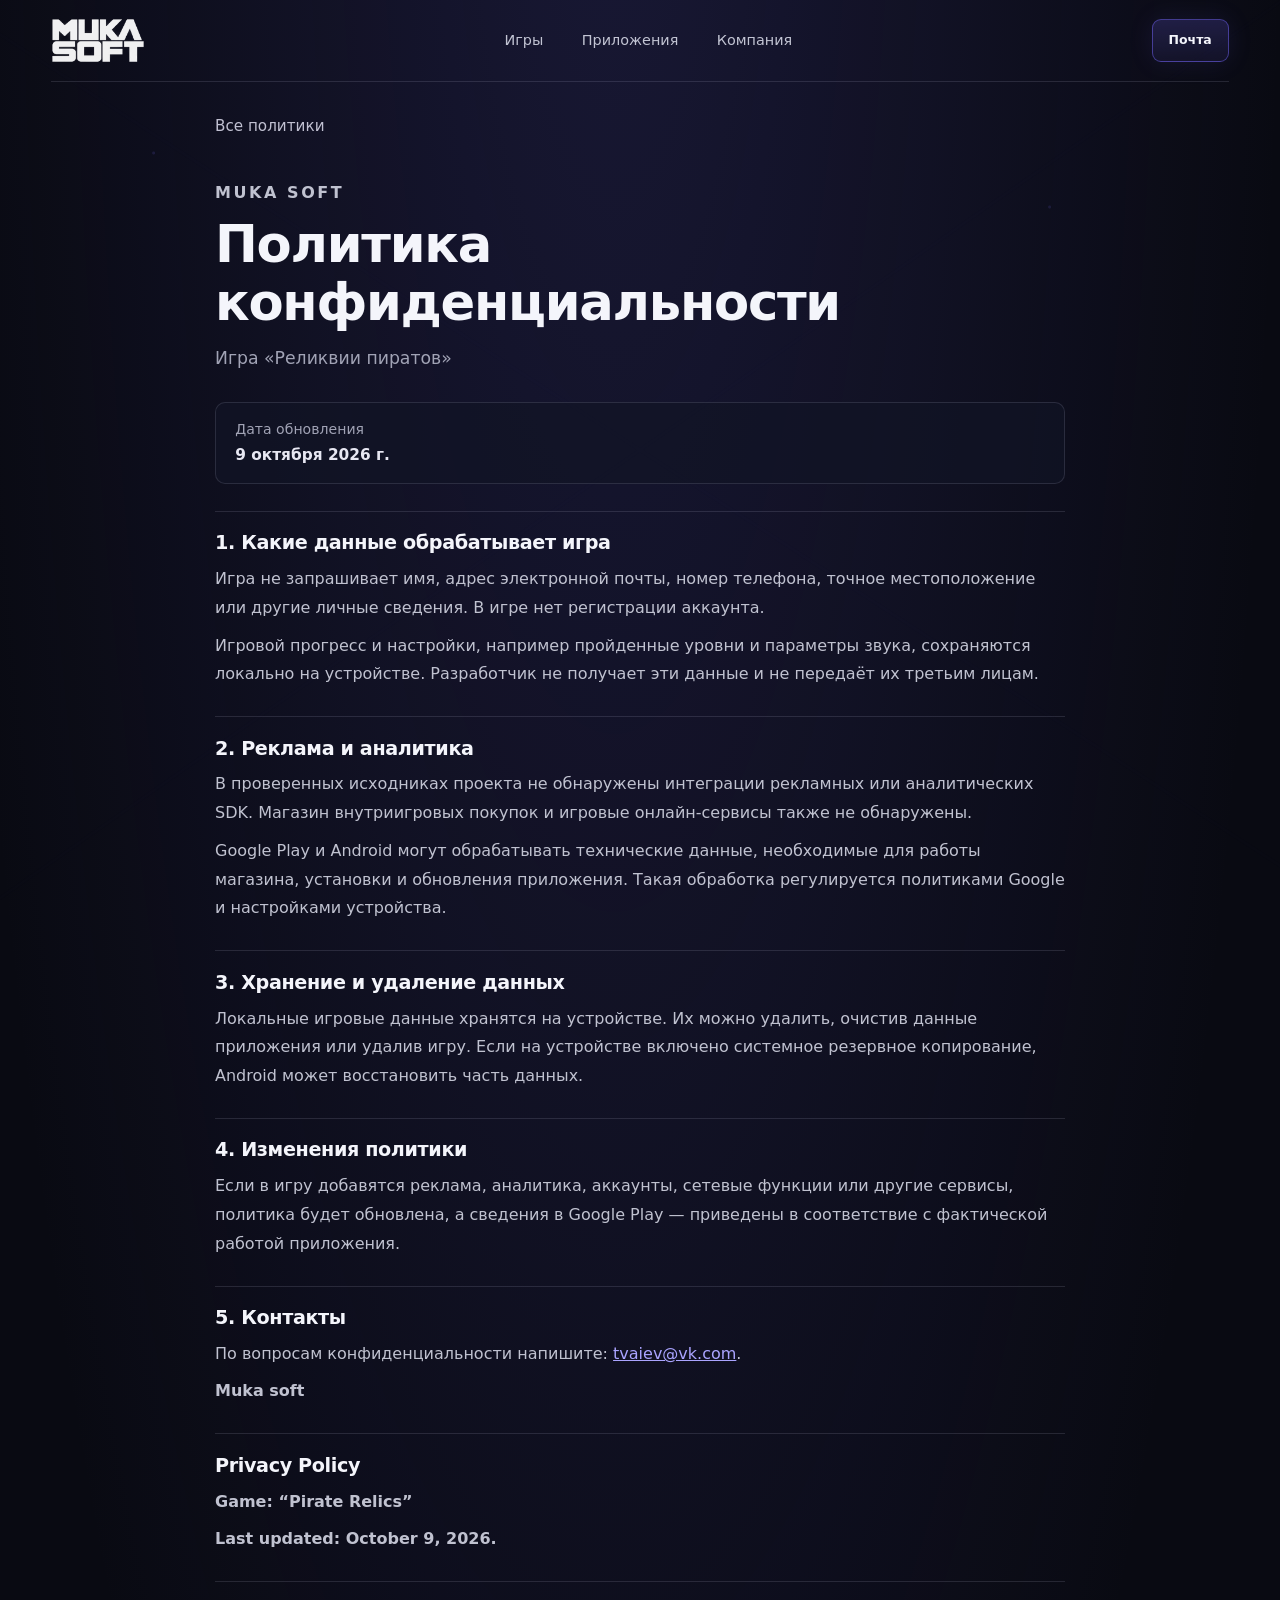
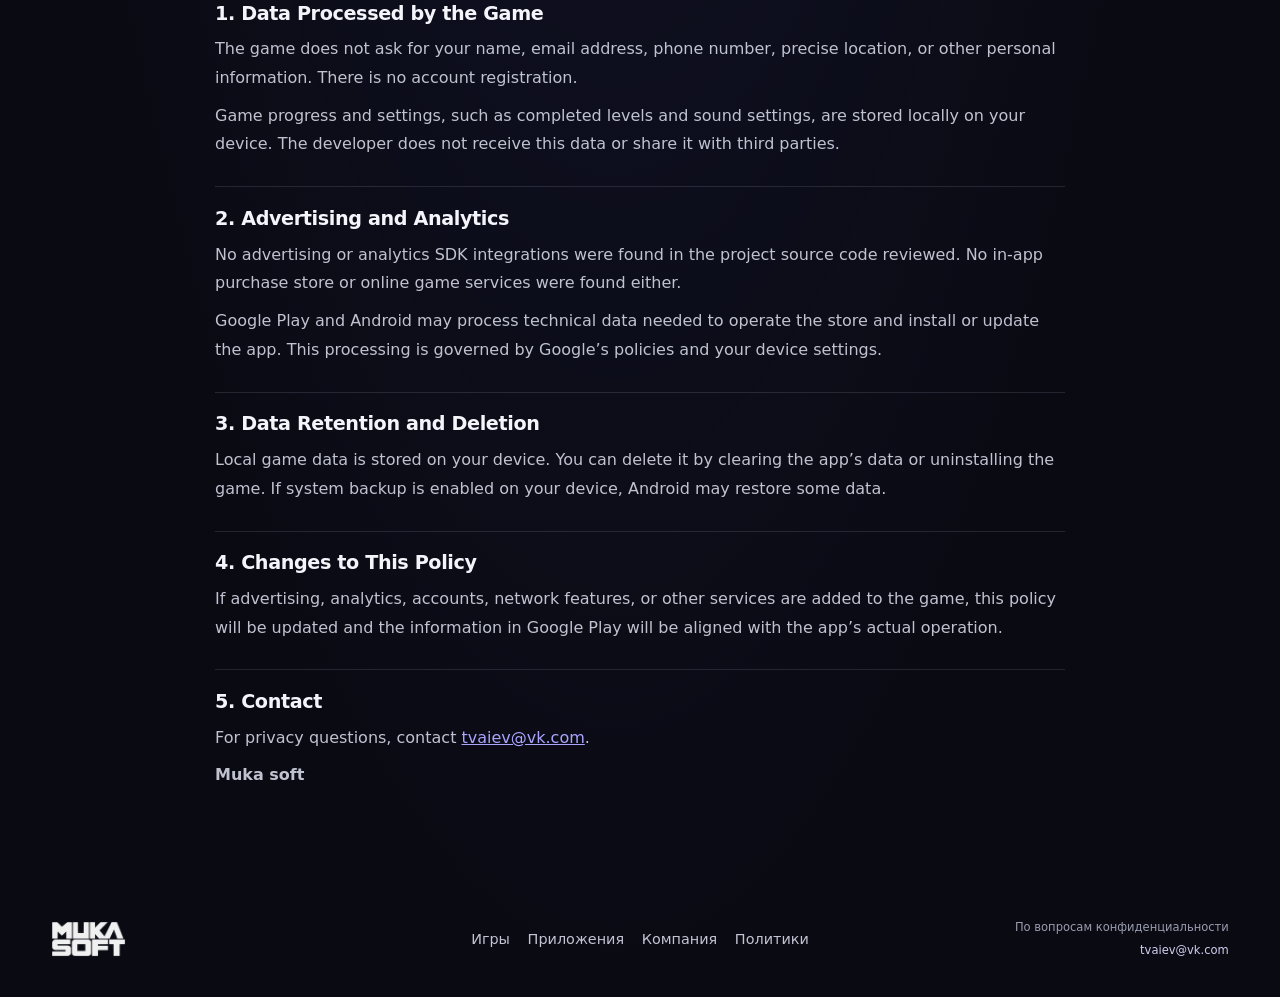
<file: pirate-relics/index.html>
<!doctype html>
<html lang="ru"><head><meta charset="utf-8"><meta name="viewport" content="width=device-width, initial-scale=1"><meta name="theme-color" content="#090a12"><meta name="description" content="Политика конфиденциальности игры «Реликвии пиратов»."><link rel="canonical" href="https://mukamukas.github.io/pirate-relics/"><link rel="icon" type="image/svg+xml" href="/assets/favicon.svg"><link rel="stylesheet" href="/assets/site.css"><title>Политика конфиденциальности — Реликвии пиратов | MUKA SOFT</title></head><body><div class="background-net" aria-hidden="true"></div><div class="site-shell"><header class="site-header"><a class="brand" href="/" aria-label="MUKA SOFT — главная"><img src="/assets/muka-soft-logo.svg" alt="MUKA SOFT" width="872" height="420"></a><nav aria-label="Основная навигация"><a href="/games/">Игры</a><a href="/apps/">Приложения</a><a href="/company/">Компания</a></nav><a class="header-contact" href="mailto:tvaiev@vk.com">Почта</a></header>
<main class="container policy"><a class="back" href="/policies/">Все политики</a><p class="eyebrow">MUKA SOFT</p><h1>Политика конфиденциальности</h1><p class="lead">Игра «Реликвии пиратов»</p><dl class="meta"><div><dt>Дата обновления</dt><dd>9 октября 2026 г.</dd></div></dl>
<section><h2>1. Какие данные обрабатывает игра</h2><p>Игра не запрашивает имя, адрес электронной почты, номер телефона, точное местоположение или другие личные сведения. В игре нет регистрации аккаунта.</p><p>Игровой прогресс и настройки, например пройденные уровни и параметры звука, сохраняются локально на устройстве. Разработчик не получает эти данные и не передаёт их третьим лицам.</p></section>
<section><h2>2. Реклама и аналитика</h2><p>В проверенных исходниках проекта не обнаружены интеграции рекламных или аналитических SDK. Магазин внутриигровых покупок и игровые онлайн-сервисы также не обнаружены.</p><p>Google Play и Android могут обрабатывать технические данные, необходимые для работы магазина, установки и обновления приложения. Такая обработка регулируется политиками Google и настройками устройства.</p></section>
<section><h2>3. Хранение и удаление данных</h2><p>Локальные игровые данные хранятся на устройстве. Их можно удалить, очистив данные приложения или удалив игру. Если на устройстве включено системное резервное копирование, Android может восстановить часть данных.</p></section>
<section><h2>4. Изменения политики</h2><p>Если в игру добавятся реклама, аналитика, аккаунты, сетевые функции или другие сервисы, политика будет обновлена, а сведения в Google Play — приведены в соответствие с фактической работой приложения.</p></section>
<section><h2>5. Контакты</h2><p>По вопросам конфиденциальности напишите: <a href="mailto:tvaiev@vk.com">tvaiev@vk.com</a>.</p><p><strong>Muka soft</strong></p></section><section lang="en"><h2>Privacy Policy</h2><p><strong>Game: “Pirate Relics”</strong></p><p><strong>Last updated: October 9, 2026.</strong></p></section>
<section lang="en"><h2>1. Data Processed by the Game</h2><p>The game does not ask for your name, email address, phone number, precise location, or other personal information. There is no account registration.</p><p>Game progress and settings, such as completed levels and sound settings, are stored locally on your device. The developer does not receive this data or share it with third parties.</p></section>
<section lang="en"><h2>2. Advertising and Analytics</h2><p>No advertising or analytics SDK integrations were found in the project source code reviewed. No in-app purchase store or online game services were found either.</p><p>Google Play and Android may process technical data needed to operate the store and install or update the app. This processing is governed by Google’s policies and your device settings.</p></section>
<section lang="en"><h2>3. Data Retention and Deletion</h2><p>Local game data is stored on your device. You can delete it by clearing the app’s data or uninstalling the game. If system backup is enabled on your device, Android may restore some data.</p></section>
<section lang="en"><h2>4. Changes to This Policy</h2><p>If advertising, analytics, accounts, network features, or other services are added to the game, this policy will be updated and the information in Google Play will be aligned with the app’s actual operation.</p></section>
<section lang="en"><h2>5. Contact</h2><p>For privacy questions, contact <a href="mailto:tvaiev@vk.com">tvaiev@vk.com</a>.</p><p><strong>Muka soft</strong></p></section></main><footer class="site-footer"><a class="footer-brand" href="/"><img src="/assets/muka-soft-logo.svg" alt="MUKA SOFT" width="872" height="420"></a><div class="footer-nav"><a href="/games/">Игры</a><a href="/apps/">Приложения</a><a href="/company/">Компания</a><a href="/policies/">Политики</a></div><div class="footer-contact"><span>По вопросам конфиденциальности</span><a href="mailto:tvaiev@vk.com">tvaiev@vk.com</a></div></footer></div></body></html>
</file>
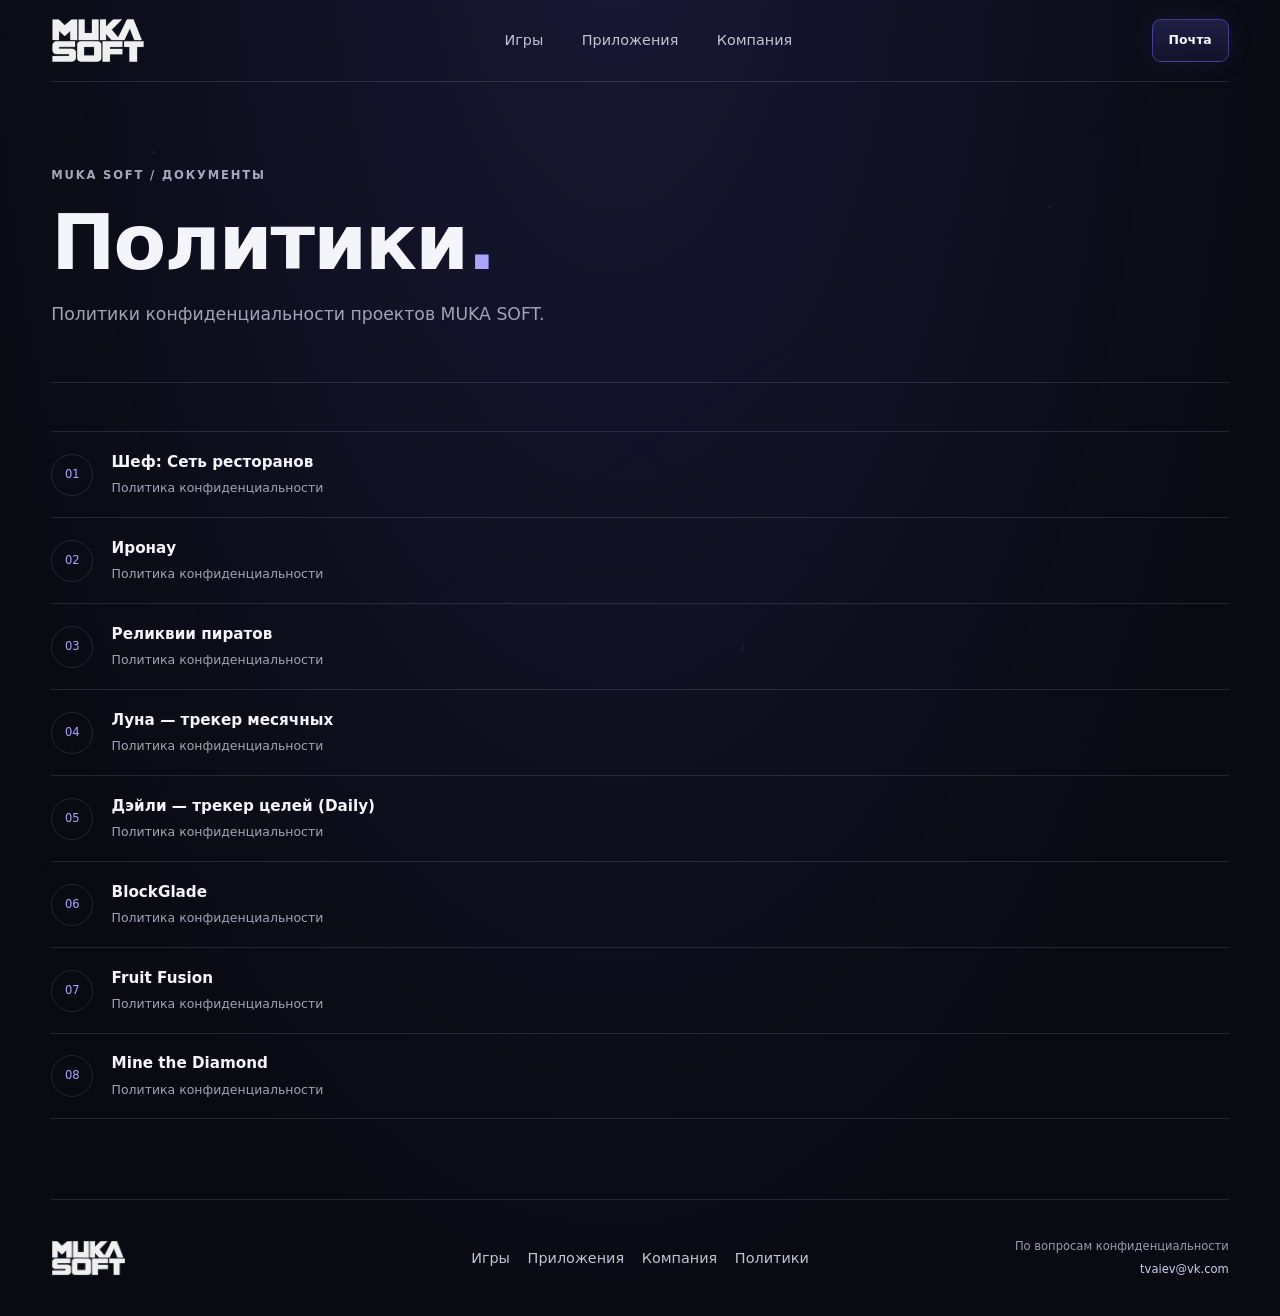
<file: policies/index.html>
<!doctype html><html lang="ru"><head><meta charset="utf-8"><meta name="viewport" content="width=device-width, initial-scale=1"><meta name="theme-color" content="#090a12"><meta name="description" content="Политики конфиденциальности игр «Шеф: Сеть ресторанов», «Реликвии пиратов», BlockGlade, Fruit Fusion и приложений «Иронау», «Луна» и Daily."><link rel="canonical" href="https://mukamukas.github.io/policies/"><link rel="icon" type="image/svg+xml" href="/assets/favicon.svg"><link rel="stylesheet" href="/assets/site.css"><title>Политики конфиденциальности — MUKA SOFT</title></head><body><div class="background-net" aria-hidden="true"></div><div class="site-shell"><header class="site-header"><a class="brand" href="/" aria-label="MUKA SOFT — главная"><img src="/assets/muka-soft-logo.svg" alt="MUKA SOFT" width="872" height="420"></a><nav aria-label="Основная навигация"><a href="/games/">Игры</a><a href="/apps/">Приложения</a><a href="/company/">Компания</a></nav><a class="header-contact" href="mailto:tvaiev@vk.com">Почта</a></header><main><section class="page-hero"><p class="eyebrow">MUKA SOFT / ДОКУМЕНТЫ</p><h1>Политики<span>.</span></h1><p class="page-lead">Политики конфиденциальности проектов MUKA SOFT.</p></section><section class="section policy-list-section"><a class="policy-row" href="/chef-restaurant-chain/"><span class="policy-num">01</span><span class="policy-title"><b>Шеф: Сеть ресторанов</b><small>Политика конфиденциальности</small></span></a><a class="policy-row" href="/chef-restaurant-chain/"><span class="policy-num">02</span><span class="policy-title"><b>Иронау</b><small>Политика конфиденциальности</small></span></a><a class="policy-row" href="/pirate-relics/"><span class="policy-num">03</span><span class="policy-title"><b>Реликвии пиратов</b><small>Политика конфиденциальности</small></span></a><a class="policy-row" href="/luna/"><span class="policy-num">04</span><span class="policy-title"><b>Луна — трекер месячных</b><small>Политика конфиденциальности</small></span></a><a class="policy-row" href="/daily/"><span class="policy-num">05</span><span class="policy-title"><b>Дэйли — трекер целей (Daily)</b><small>Политика конфиденциальности</small></span></a><a class="policy-row" href="/blockglade/"><span class="policy-num">06</span><span class="policy-title"><b>BlockGlade</b><small>Политика конфиденциальности</small></span></a><a class="policy-row" href="/fruit-fusion/"><span class="policy-num">07</span><span class="policy-title"><b>Fruit Fusion</b><small>Политика конфиденциальности</small></span></a><a class="policy-row" href="/mine-the-diamond/"><span class="policy-num">08</span><span class="policy-title"><b>Mine the Diamond</b><small>Политика конфиденциальности</small></span></a></section></main><footer class="site-footer"><a class="footer-brand" href="/"><img src="/assets/muka-soft-logo.svg" alt="MUKA SOFT" width="872" height="420"></a><div class="footer-nav"><a href="/games/">Игры</a><a href="/apps/">Приложения</a><a href="/company/">Компания</a><a href="/policies/">Политики</a></div><div class="footer-contact"><span>По вопросам конфиденциальности</span><a href="mailto:tvaiev@vk.com">tvaiev@vk.com</a></div></footer></div></body></html>
</file>
<file: assets/site.css>
:root{color-scheme:dark;--bg:#090a12;--panel:#10121f;--text:#f4f5fb;--muted:#a1a3b5;--line:rgba(204,207,235,.14);--purple:#7567ff;--purple2:#aaa4ff;font-family:Inter,ui-sans-serif,system-ui,-apple-system,"Segoe UI",sans-serif;color:var(--text);background:var(--bg);font-synthesis:none;text-rendering:optimizeLegibility}
*{box-sizing:border-box}html{scroll-behavior:smooth}body{margin:0;min-width:320px;background:radial-gradient(ellipse at 48% -12%,rgba(69,64,154,.26),transparent 42rem),var(--bg);color:var(--text)}a{color:inherit}.background-net{position:fixed;z-index:0;inset:0;pointer-events:none;opacity:.2;background-image:radial-gradient(circle at 12% 17%,rgba(123,112,255,.7) 0 1px,transparent 2px),radial-gradient(circle at 82% 23%,rgba(123,112,255,.65) 0 1px,transparent 2px),radial-gradient(circle at 58% 72%,rgba(123,112,255,.6) 0 1px,transparent 2px),linear-gradient(33deg,transparent 49.8%,rgba(100,99,177,.08) 50%,transparent 50.2%),linear-gradient(145deg,transparent 49.8%,rgba(100,99,177,.07) 50%,transparent 50.2%);background-size:100% 100%}.site-shell{position:relative;z-index:1;width:min(100% - 8vw,1180px);margin:0 auto}.site-header{height:82px;display:flex;align-items:center;justify-content:space-between;border-bottom:1px solid var(--line);gap:2rem}.brand{display:inline-flex;width:94px;flex:0 0 auto}.brand img,.footer-brand img{display:block;width:100%;height:auto}.site-header nav{display:flex;align-items:center;gap:clamp(1.1rem,3vw,2.6rem)}.site-header nav a,.footer-nav a{color:#c2c4d3;text-decoration:none;font-size:.82rem;transition:color .18s ease}.site-header nav a:hover,.site-header nav a:focus-visible,.footer-nav a:hover{color:var(--purple2)}.header-contact{display:inline-flex;align-items:center;gap:.65rem;padding:.68rem 1rem;border:1px solid rgba(117,103,255,.48);border-radius:9px;background:linear-gradient(180deg,rgba(117,103,255,.2),rgba(117,103,255,.08));box-shadow:0 0 26px rgba(117,103,255,.1);font-size:.78rem;font-weight:650;text-decoration:none}.header-contact span,.text-link span{color:var(--purple2)}
.hero{min-height:590px;display:grid;grid-template-columns:1.1fr .9fr;align-items:center;position:relative;border-bottom:1px solid var(--line);overflow:hidden}.hero-copy{position:relative;z-index:1;padding:5.2rem 0}.eyebrow,.section-label{margin:0;color:#a6a6bd;font-size:.72rem;font-weight:750;letter-spacing:.16em}.status-dot{display:inline-block;width:7px;height:7px;margin-right:.5rem;border-radius:50%;background:#51d991;box-shadow:0 0 12px rgba(81,217,145,.7)}h1,h2,h3,p{margin-top:0}.hero h1{margin:1.65rem 0 1.2rem;font-size:clamp(4.3rem,8.4vw,7.7rem);line-height:.9;letter-spacing:-.085em;font-weight:780}.hero h1 span,.section-head h2 span,.company-row h2 span{color:var(--purple2)}.hero-lead,.page-lead{max-width:460px;color:var(--muted);font-size:1.08rem;line-height:1.7}.hero-actions{display:flex;gap:.8rem;flex-wrap:wrap;margin-top:1.8rem}.button{display:inline-flex;align-items:center;justify-content:center;gap:1.1rem;min-height:46px;padding:.8rem 1.1rem;border-radius:9px;text-decoration:none;font-size:.8rem;font-weight:700;transition:transform .18s ease,box-shadow .18s ease}.button:hover{transform:translateY(-2px)}.button-primary{background:linear-gradient(130deg,#8275ff,#5d4fe4);color:white;box-shadow:0 8px 28px rgba(99,82,245,.2)}.button-quiet{border:1px solid var(--line);color:#c4c6d5;background:rgba(255,255,255,.015)}.hero-orbit{position:relative;justify-self:center;width:min(32vw,360px);aspect-ratio:1;border:1px solid rgba(120,111,243,.25);border-radius:50%;background:radial-gradient(circle,rgba(99,83,237,.11),rgba(18,19,37,.02) 65%,transparent 66%);box-shadow:0 0 110px rgba(89,75,220,.09),inset 0 0 60px rgba(97,82,234,.07)}.orbit{position:absolute;inset:14%;border:1px solid rgba(130,123,230,.24);border-radius:50%;transform:rotate(-25deg) scaleY(.48)}.orbit-b{transform:rotate(45deg) scaleY(.58);border-color:rgba(130,123,230,.17)}.orbit-core{position:absolute;inset:34%;display:grid;place-content:center;text-align:center;border:1px solid rgba(157,147,255,.35);border-radius:26px;background:linear-gradient(145deg,rgba(122,109,252,.21),rgba(18,20,39,.85));font-size:2.1rem;font-weight:800;line-height:.78;letter-spacing:-.1em;box-shadow:0 0 45px rgba(115,103,255,.15)}.orbit-core b{color:var(--purple2)}.orbit-dot{position:absolute;width:9px;height:9px;border:2px solid #b2aaff;border-radius:50%;background:#7161f4;box-shadow:0 0 12px #7567ff}.dot-a{left:22%;top:19%}.dot-b{right:13%;top:43%}.dot-c{left:44%;bottom:10%}
.section{padding:5.2rem 0;border-bottom:1px solid var(--line)}.section-label{color:var(--purple2)}.section-head{display:flex;align-items:end;justify-content:space-between;gap:2rem;margin:1.1rem 0 2rem}.section-head h2,.company-row h2{margin:0;font-size:clamp(2.7rem,5.5vw,5rem);line-height:.96;letter-spacing:-.075em}.section-head p{margin:.8rem 0 0;color:var(--muted);font-size:1rem}.text-link{display:inline-flex;align-items:center;gap:.7rem;color:#d7d7e3;font-size:.8rem;text-decoration:none}.text-link:hover{color:white}.project-grid{display:grid;grid-template-columns:repeat(2,minmax(0,1fr));gap:1rem}.project-card{position:relative;display:flex;flex-direction:column;min-height:245px;overflow:hidden;padding:1.4rem;border:1px solid var(--line);border-radius:13px;background:radial-gradient(ellipse at 100% 0%,rgba(112,99,255,.14),transparent 55%),linear-gradient(140deg,rgba(19,21,42,.94),rgba(13,14,26,.95));text-decoration:none;transition:border-color .2s ease,transform .2s ease}.project-card:hover{transform:translateY(-3px);border-color:rgba(135,124,255,.6)}.project-card-alt{background:radial-gradient(ellipse at 100% 0%,rgba(94,100,167,.15),transparent 55%),linear-gradient(140deg,rgba(19,21,42,.94),rgba(13,14,26,.95))}.project-card-top,.project-card-bottom{display:flex;align-items:center;justify-content:space-between;color:#a3a5b8;font-size:.72rem;letter-spacing:.1em}.project-card h3{margin:auto 0 2rem;font-size:clamp(1.9rem,3.5vw,3.2rem);line-height:.98;letter-spacing:-.065em}.project-card-bottom{border-top:1px solid var(--line);padding-top:.9rem;letter-spacing:0;font-size:.78rem}.project-card-bottom b{color:var(--purple2);font-size:1rem}.company-row{display:grid;grid-template-columns:1fr 1fr;align-items:center;gap:2rem;margin-top:1.2rem}.company-summary{max-width:440px;color:#c0c2d0;font-size:1rem;line-height:1.8}.company-summary a{color:var(--purple2);text-decoration:none}.policy-row{display:flex;align-items:center;gap:1.15rem;min-height:86px;border-top:1px solid var(--line);text-decoration:none}.policy-row:last-child{border-bottom:1px solid var(--line)}.policy-row:hover .policy-title b{color:var(--purple2)}.policy-num{display:grid;place-items:center;width:42px;height:42px;flex:0 0 auto;border:1px solid var(--line);border-radius:50%;color:var(--purple2);font-size:.72rem}.policy-title{display:grid;gap:.35rem}.policy-title b{font-size:.95rem;transition:color .18s ease}.policy-title small{color:var(--muted);font-size:.78rem}.policy-arrow{margin-left:auto;color:var(--purple2);font-size:1.2rem}.site-footer{display:grid;grid-template-columns:1fr 1.2fr 1fr;align-items:center;gap:1rem;min-height:116px;color:#a1a3b5}.footer-brand{display:block;width:75px}.footer-nav{display:flex;justify-content:center;gap:1.1rem;flex-wrap:wrap}.footer-nav a{font-size:.72rem}.footer-contact{display:grid;justify-items:end;gap:.4rem;font-size:.72rem}.footer-contact a{color:#d0cef1;text-decoration:none}.footer-contact span{color:#9a9cb0}
@media(max-width:800px){.site-shell{width:calc(100% - 2.5rem)}.site-header{height:72px;gap:.9rem}.brand{width:77px}.site-header nav{gap:1rem}.site-header nav a{font-size:.72rem}.header-contact{padding:.58rem .7rem;font-size:.7rem}.hero{min-height:560px;grid-template-columns:1fr;align-content:center}.hero-copy{padding:5.5rem 0 3rem;text-align:center}.hero h1{font-size:clamp(4.4rem,15vw,6.6rem)}.hero-lead{margin-left:auto;margin-right:auto}.hero-actions{justify-content:center}.hero-orbit{position:absolute;right:-15%;top:12%;width:46vw;opacity:.43}.section{padding:4rem 0}.section-head{align-items:flex-start;flex-direction:column}.company-row{grid-template-columns:1fr;gap:1.4rem}.company-row h2{font-size:4.5rem}.site-footer{grid-template-columns:1fr 1fr;padding:1.3rem 0}.footer-nav{grid-row:2;grid-column:1/-1;justify-content:flex-start}.footer-contact{align-self:center}}
@media(max-width:540px){.site-shell{width:calc(100% - 2rem)}.site-header{height:auto;min-height:74px;flex-wrap:wrap;padding:.7rem 0}.site-header nav{order:3;width:100%;justify-content:space-between;padding:.4rem 0 0}.site-header nav a{font-size:.72rem}.header-contact{margin-left:auto}.hero{min-height:515px}.hero-copy{padding:4.8rem 0 2rem}.hero h1{font-size:clamp(3.8rem,17vw,5.5rem)}.hero-orbit{right:-22%;top:8%;width:58vw}.project-grid{grid-template-columns:1fr}.project-card{min-height:215px}.company-row h2{font-size:4rem}.policy-row{gap:.8rem}.policy-num{width:36px;height:36px}.policy-title b{font-size:.9rem}.policy-title small{font-size:.72rem}.site-footer{gap:.8rem}.footer-nav{justify-content:flex-start;gap:.8rem}.footer-contact{font-size:.65rem}}
@media(prefers-reduced-motion:reduce){html{scroll-behavior:auto}*,*::before,*::after{animation-duration:.01ms!important;transition-duration:.01ms!important}}

.page-hero{padding:5.3rem 0 3.3rem;border-bottom:1px solid var(--line)}.page-hero h1{margin:1.2rem 0 1rem;font-size:clamp(3.7rem,8vw,7rem);line-height:.9;letter-spacing:-.085em}.page-hero h1 span{color:var(--purple2)}.page-lead{margin:0;max-width:45rem;color:var(--muted);font-size:1.08rem;line-height:1.7}.catalog-section,.policy-list-section,.company-detail{padding-top:3rem}.detail-card{position:relative;display:grid;grid-template-columns:.8fr 1.2fr;align-items:center;min-height:330px;overflow:hidden;border:1px solid var(--line);border-radius:14px;background:radial-gradient(ellipse at 16% 50%,rgba(111,96,255,.14),transparent 47%),linear-gradient(120deg,#101221,#0d0e18)}.detail-card-alt{background:radial-gradient(ellipse at 16% 50%,rgba(91,113,205,.14),transparent 47%),linear-gradient(120deg,#101221,#0d0e18)}.detail-index{position:absolute;top:1.4rem;left:1.5rem;color:#a0a2b6;font-size:.82rem;letter-spacing:.12em}.detail-symbol{justify-self:center;display:grid;place-items:center;width:170px;height:170px;border:1px solid rgba(145,135,255,.36);border-radius:50%;background:radial-gradient(circle,rgba(113,99,255,.23),rgba(16,18,33,.05) 70%);color:var(--purple2);font-size:5rem;font-weight:760;box-shadow:0 0 60px rgba(108,94,255,.1)}.ironau-symbol{color:#d0cfea;border-color:rgba(166,167,204,.3);background:radial-gradient(circle,rgba(119,121,169,.16),rgba(16,18,33,.05) 70%);box-shadow:0 0 55px rgba(120,120,200,.08)}.detail-content{padding:4.5rem 2.5rem 2.5rem 0}.detail-content h2{margin:0 0 1.4rem;font-size:clamp(2.2rem,4.4vw,4rem);line-height:.98;letter-spacing:-.07em}.detail-tag{margin:0 0 1.3rem;color:var(--muted);font-size:.95rem}.detail-tag code{color:#d9d7ff;font-size:.9rem}.policy-list-section{padding-bottom:5rem}.container{width:min(100% - 2rem,850px);margin:0 auto;padding:2rem 0 4rem}.policy .back{display:inline-block;margin-bottom:2rem;color:#c1c1d2;font-size:.95rem;text-decoration:none}.policy .back:hover{color:var(--purple2)}.policy h1{margin:0;font-size:clamp(2.3rem,5vw,3.5rem);line-height:1;letter-spacing:-.06em}.policy .lead{max-width:40rem;margin:.9rem 0 1.8rem;color:var(--muted);font-size:1.08rem;line-height:1.6}.meta{display:flex;flex-wrap:wrap;gap:1rem 2rem;margin:0 0 1.7rem;padding:1rem 1.2rem;border:1px solid var(--line);border-radius:10px;background:rgba(18,20,38,.7)}.meta div{min-width:12rem}.meta dt{color:var(--muted);font-size:.88rem}.meta dd{margin:.25rem 0 0;color:#e7e7f2;font-size:.96rem;font-weight:650}.policy section{padding:1.15rem 0;border-top:1px solid var(--line)}.policy h2{margin:0 0 .55rem;font-size:1.2rem;letter-spacing:-.02em}.policy p{margin:.55rem 0;color:#c0c2d0;font-size:1rem;line-height:1.75}.policy a:not(.back){color:var(--purple2)}.policy .site-footer{width:100%}@media(max-width:800px){.page-hero{padding:4.4rem 0 2.8rem}.detail-card{grid-template-columns:.7fr 1.3fr;min-height:290px}.detail-symbol{width:120px;height:120px;font-size:3.8rem}.detail-content{padding-right:1.2rem}.company-row{grid-template-columns:1fr;gap:1.4rem}.company-row h2{font-size:4.5rem}.container{padding-top:2rem}}@media(max-width:540px){.page-hero h1{font-size:clamp(3.4rem,15vw,6rem)}.detail-card{grid-template-columns:1fr;padding-top:3.5rem}.detail-index{top:1.2rem}.detail-symbol{width:105px;height:105px;margin:.4rem auto 0;font-size:3.3rem}.detail-content{padding:1.4rem 1.2rem 1.7rem}.detail-content h2{font-size:2.25rem}.policy-row{gap:.8rem}.policy-num{width:36px;height:36px}.policy-title b{font-size:.9rem}.policy-title small{font-size:.82rem}.meta{display:grid;gap:.85rem}.meta div{min-width:0}}

/* Readable typography and a more spacious portfolio layout */
body{line-height:1.5}
.hero h1,.page-hero h1{letter-spacing:-.025em;line-height:1.05;text-wrap:balance}
.section-head h2,.company-row h2,.project-card h3,.detail-content h2,.policy h1{letter-spacing:-.025em;line-height:1.12;text-wrap:balance}
.hero h1{font-size:clamp(3.1rem,6.5vw,6.2rem)}
.page-hero h1{font-size:clamp(2.8rem,6vw,5.5rem)}
.site-header nav a,.footer-nav a{font-size:.9rem;line-height:1.4}
.site-header nav a[aria-current="page"]{color:#fff}
.project-card{padding:1.7rem;min-height:260px;border-radius:18px}
.project-card h3{font-size:clamp(1.8rem,3vw,2.8rem)}
.catalog-section{display:grid;gap:1.2rem}
.catalog-section .detail-card{margin-top:0!important}
.detail-card{border-radius:18px}
.detail-content{min-width:0}
.detail-content h2{font-size:clamp(2rem,3.5vw,3.5rem);overflow-wrap:normal}
.detail-content p{color:var(--muted);line-height:1.7}
.policy h1{font-size:clamp(2rem,4vw,3.4rem)}
.policy h2{line-height:1.35}
.policy p{line-height:1.8}
a:focus-visible{outline:2px solid var(--purple2);outline-offset:4px}
@media(max-width:800px){
 .hero h1{font-size:clamp(2.7rem,7.6vw,4.8rem)}
 .page-hero h1{font-size:clamp(2.7rem,7.2vw,4.8rem)}
 .site-header nav a{font-size:.85rem}
}
@media(max-width:540px){
 .hero{min-height:440px}
 .hero h1{font-size:clamp(2rem,8.6vw,2.9rem)}
 .page-hero h1{font-size:clamp(2rem,8.6vw,2.9rem)}
 .hero-copy{padding:4rem 0 2.5rem}
 .page-hero{padding:3.5rem 0 2.5rem}
 .detail-content h2{font-size:clamp(1.65rem,7vw,2.25rem)}
 .project-card h3{font-size:clamp(1.7rem,6vw,2.3rem)}
 .project-card{min-height:210px}
 .policy h1{font-size:clamp(1.8rem,7vw,2.5rem);overflow-wrap:normal}
 .site-header nav a{font-size:.85rem}
}


/* Project icon treatment */
.detail-symbol.game-icon{overflow:hidden;border:0;border-radius:28px;background:none;box-shadow:0 0 42px rgba(108,94,255,.14)}.detail-symbol.game-icon img{display:block;width:100%;height:100%;object-fit:cover;border-radius:inherit}


/* Smaller rounded project logos */
.detail-symbol.game-icon{width:124px;height:124px;border-radius:22px;overflow:hidden;box-shadow:0 0 26px rgba(108,94,255,.12)}.detail-symbol.game-icon img{display:block;width:100%;height:100%;object-fit:cover;border-radius:inherit}@media(max-width:800px){.detail-symbol.game-icon{width:104px;height:104px;border-radius:20px}}@media(max-width:540px){.detail-symbol.game-icon{width:86px;height:86px;border-radius:18px}}
</file>
